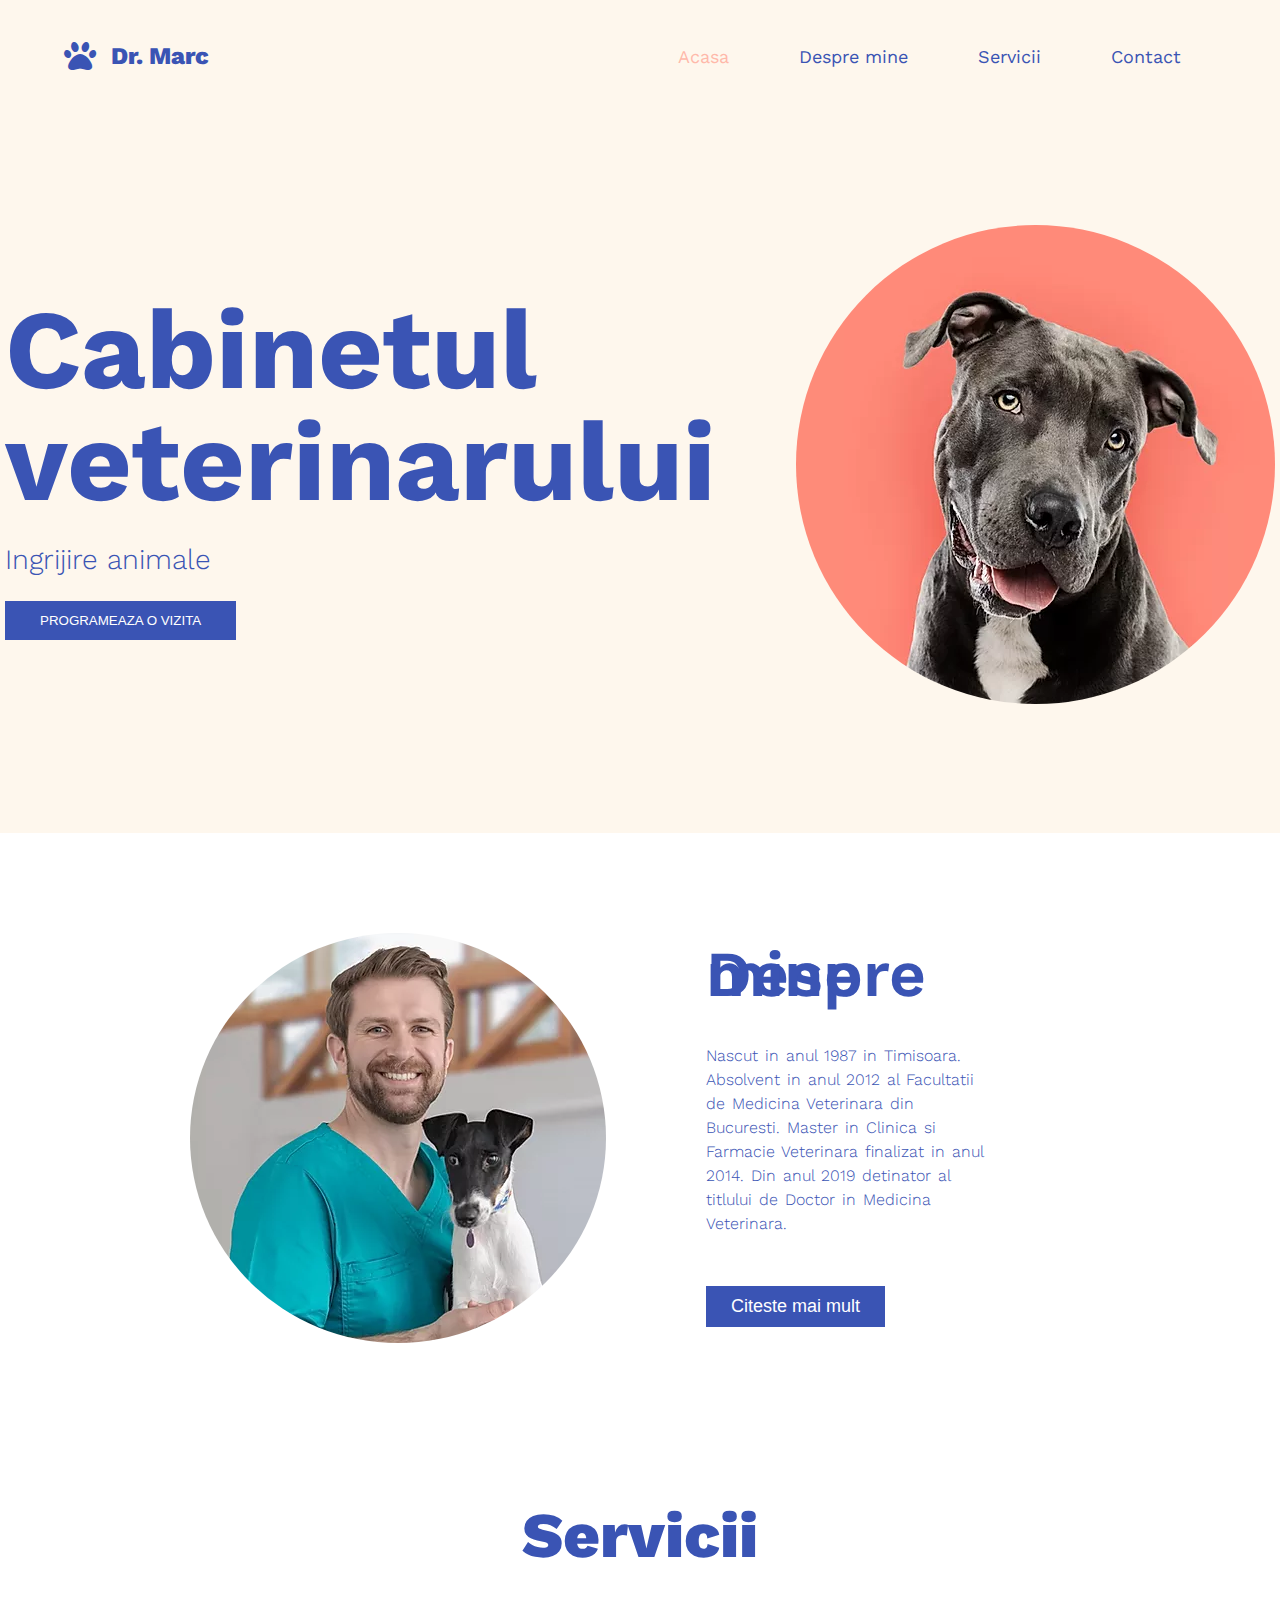
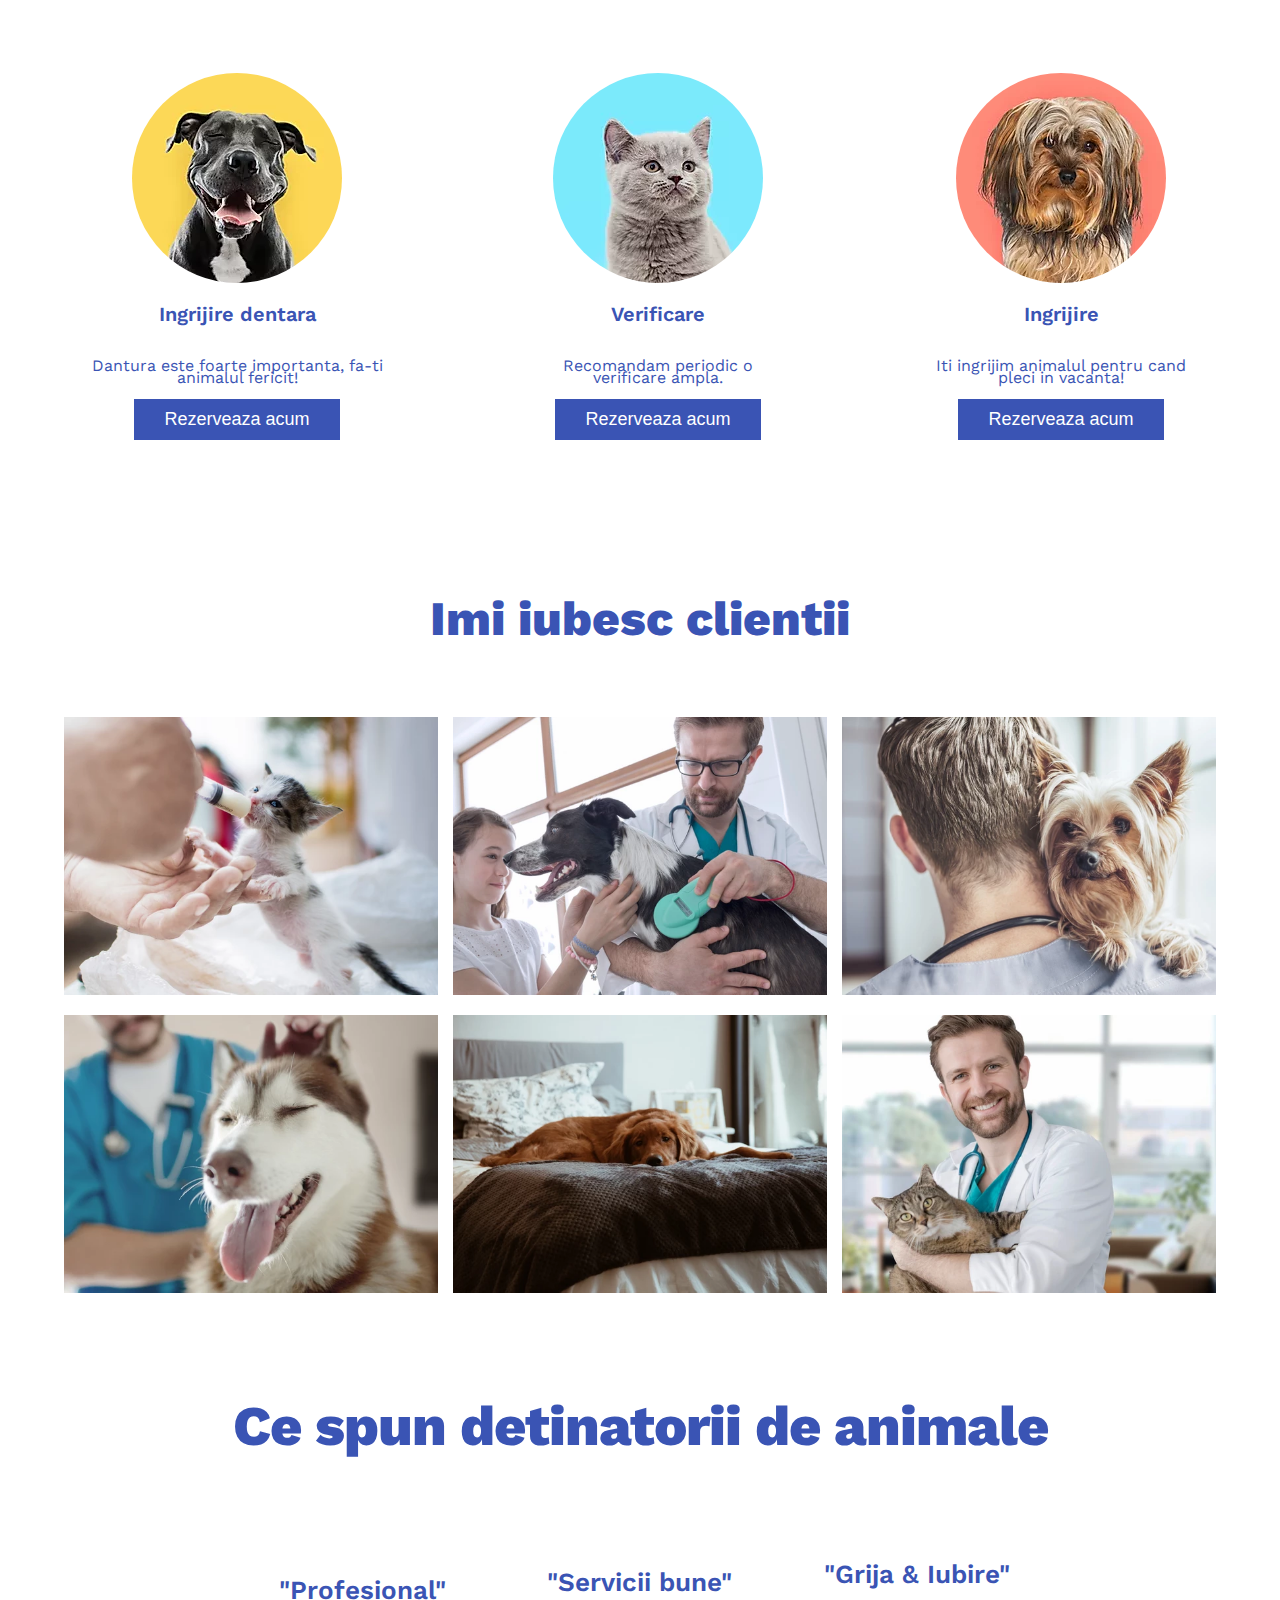
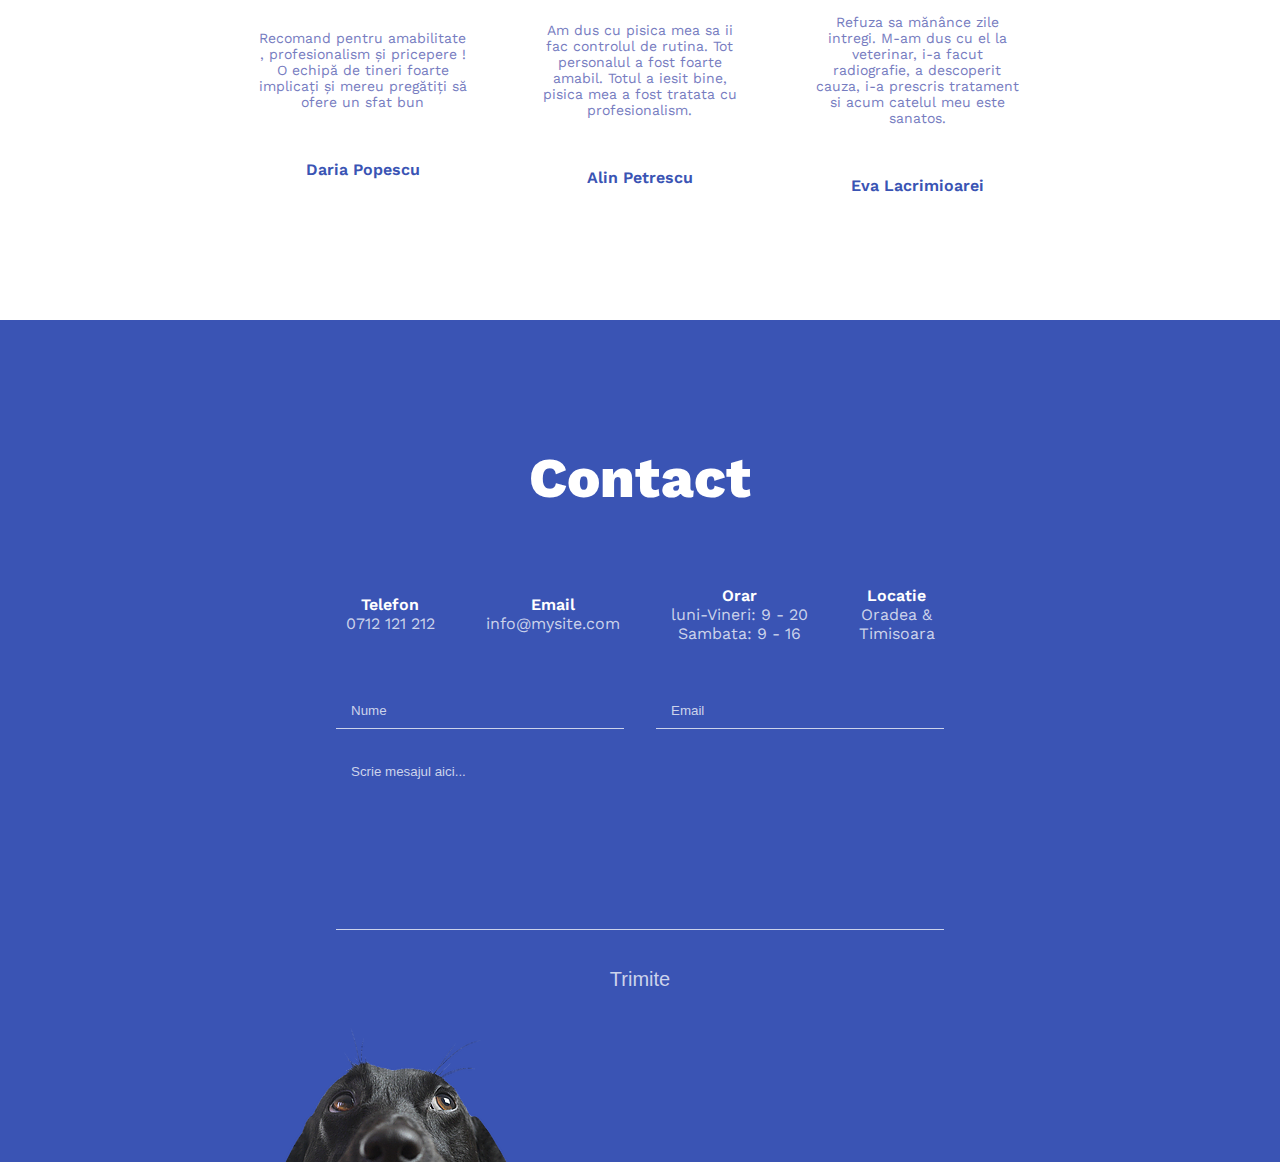
<file: index.html>
<!DOCTYPE html>
<html lang="en">
  <head>
    <meta charset="UTF-8" />
    <meta name="viewport" content="width=device-width, initial-scale=1.0" />
    <meta http-equiv="X-UA-Compatible" content="ie=edge" />
    <title>Document</title>
    <!-- CSS links -->
    <link rel="stylesheet" href="./Style/HeaderContact.css" />
    <link rel="stylesheet" href="./Style/HomePageDesign.css" />
    <!-- JS link -->
    <script src="./Scripts/Contact.js" defer></script>
    <script src="./Scripts/HomePage.js" defer></script>
    <!-- Font Awesome link -->
    <link
      rel="stylesheet"
      href="https://cdnjs.cloudflare.com/ajax/libs/font-awesome/5.13.0/css/all.min.css"
    />
    <!-- Google Fonts link -->
    <link
      href="https://fonts.googleapis.com/css2?family=Work+Sans:wght@300;400;500;600;800&display=swap"
      rel="stylesheet"
    />
  </head>
  <body>
    <!-- Header -->
    <div class="header-container">
      <div class="brand-container">
        <span class=""><i class="fas fa-paw fa-2x"></i></span>
        <a href="./index.html">Dr. Marc</a>
      </div>
      <div class="links-container">
        <div><a href="./index.html" class="active">Acasa</a></div>
        <div><a href="./Pages/DespreMine.html">Despre mine</a></div>
        <div><a href="./Pages/Servicii.html">Servicii</a></div>
        <div><a href="#">Contact</a></div>
      </div>
    </div>
    <!-- Header END -->

    <!-- PetCare -->
    <div class="petCare-container">
      <div class="petCare-information">
        <div>
          <h2>Cabinetul <br />veterinarului</h2>
          <p>Ingrijire animale</p>
          <button>programeaza o vizita</button>
        </div>
        <div>
          <img src="./Images/PetCare.jpg" alt="img" />
        </div>
      </div>
    </div>
    <!-- PetCare END -->

    <!-- AboutMe -->
    <div class="aboutMe-container">
      <div>
        <img src="./Images/AboutMe.jpg" alt="AboutMe" />
      </div>
      <div class="content-aboutMe">
        <p>Despre mine</p>
        <p>
          Nascut in anul 1987 in Timisoara. Absolvent in anul 2012 al Facultatii
          de Medicina Veterinara din Bucuresti. Master in Clinica si Farmacie
          Veterinara finalizat in anul 2014. Din anul 2019 detinator al titlului
          de Doctor in Medicina Veterinara.
        </p>
        <button>Citeste mai mult</button>
      </div>
    </div>
    <!-- AboutMe END-->

    <!-- Servicies Section -->
    <div class="services-container">
      <div class="title-services">
        <p>Servicii</p>
      </div>
      <div class="content-services">
        <div>
          <img src="./Images/DentalCare.jpg" alt="img" />
          <p class="title-item">Ingrijire dentara</p>
          <p>Dantura este foarte importanta, fa-ti animalul fericit!</p>
          <button class="rezerva">Rezerveaza acum</button>
        </div>
        <div>
          <img src="./Images/CheckUp.jpg" alt="img" />
          <p class="title-item">Verificare</p>
          <p>Recomandam periodic o verificare ampla.</p>
          <button class="rezerva">Rezerveaza acum</button>
        </div>
        <div>
          <img src="./Images/Grooming.jpg" alt="img" />
          <p class="title-item">Ingrijire</p>
          <p>Iti ingrijim animalul pentru cand pleci in vacanta!</p>
          <button class="rezerva">Rezerveaza acum</button>
        </div>
      </div>
    </div>
    <!-- Servicies Section END -->

    <!-- LoveMyClients Section -->
    <div class="loveMyClients-container">
      <div class="title-loveMyClients">
        <p>Imi iubesc clientii</p>
      </div>
      <div class="photos-loveMyClients">
        <img src="./Images/LoveMyClients-1.jpg" alt="img" />
        <img src="./Images/LoveMyClients-2.jpg" alt="img" />
        <img src="./Images/LoveMyClients-3.jpg" alt="img" />
        <img src="./Images/LoveMyClients-4.jpg" alt="img" />
        <img src="./Images/LoveMyClients-5.jpg" alt="img" />
        <img src="./Images/LoveMyClients-6.jpg" alt="img" />
      </div>
    </div>
    <!-- LoveMyClients Section END -->

    <!-- PetOwners Section -->
    <div class="PetOwners-container">
      <div class="PetOwners-title">
        <p>Ce spun detinatorii de animale</p>
      </div>
      <div class="PetOwners-content">
        <div>
          <p class="ContentTitle-PetOwners">"Profesional"</p>
          <p>
            Recomand pentru amabilitate , profesionalism și pricepere ! O echipă
            de tineri foarte implicați și mereu pregătiți să ofere un sfat bun
          </p>
          <p class="PetOwners-writer">Daria Popescu</p>
        </div>
        <div>
          <p class="ContentTitle-PetOwners">"Servicii bune"</p>
          <p>
            Am dus cu pisica mea sa ii fac controlul de rutina. Tot personalul
            a fost foarte amabil. Totul a iesit bine, pisica mea a
            fost tratata cu profesionalism.
          </p>
          <p class="PetOwners-writer">Alin Petrescu</p>
        </div>
        <div>
          <p class="ContentTitle-PetOwners">"Grija & Iubire"</p>
          <p>
            Refuza sa mănânce zile intregi. M-am dus cu el la veterinar, i-a
            facut radiografie, a descoperit cauza, i-a prescris tratament si
            acum catelul meu este sanatos.
          </p>
          <p class="PetOwners-writer">Eva Lacrimioarei</p>
        </div>
      </div>
    </div>
    <!-- PetOwners Section END -->

    <!-- Contact Section -->
    <div class="Contact-container" id="Contact">
      <div>
        <p class="Contact-title">Contact</p>
      </div>
      <div class="Contact-content">
        <div class="Contact-contentDetails">
          <div>
            <p class="Contact-subtitle">Telefon</p>
            <p>0712 121 212</p>
          </div>
          <div>
            <p class="Contact-subtitle">Email</p>
            <p>info@mysite.com</p>
          </div>
          <div>
            <p class="Contact-subtitle">Orar</p>
            <p>luni-Vineri: 9 - 20</p>
            <p>Sambata: 9 - 16</p>
          </div>
          <div>
            <p class="Contact-subtitle">Locatie</p>
            <p>Oradea &</p>
            <p>Timisoara</p>
          </div>
        </div>
        <div class="Contact-contentForm">
          <form action="" method="GET" class="ContactForm">
            <div class="Contact-UpInputs">
              <input type="text" name="Nume" placeholder="Nume" class="ContactForm-Name" />
              <input
                type="text"
                name="Email"
                placeholder="Email"
                class="ContactForm-Email"
              />
            </div>
            <div class="Contact-DownInput">
              <input type="text" name="Descriere" placeholder="Scrie mesajul aici..." />
            </div>
            <div class="Contact-Submit">
              <button>Trimite</button>
            </div>
          </form>
        </div>
      </div>
      <div class="Contact-img">
        <img src="./Images/ContactMe.jpg" alt="img" />
      </div>
    </div>
    <!-- Contact Section END -->
  </body>
</html>
</file>
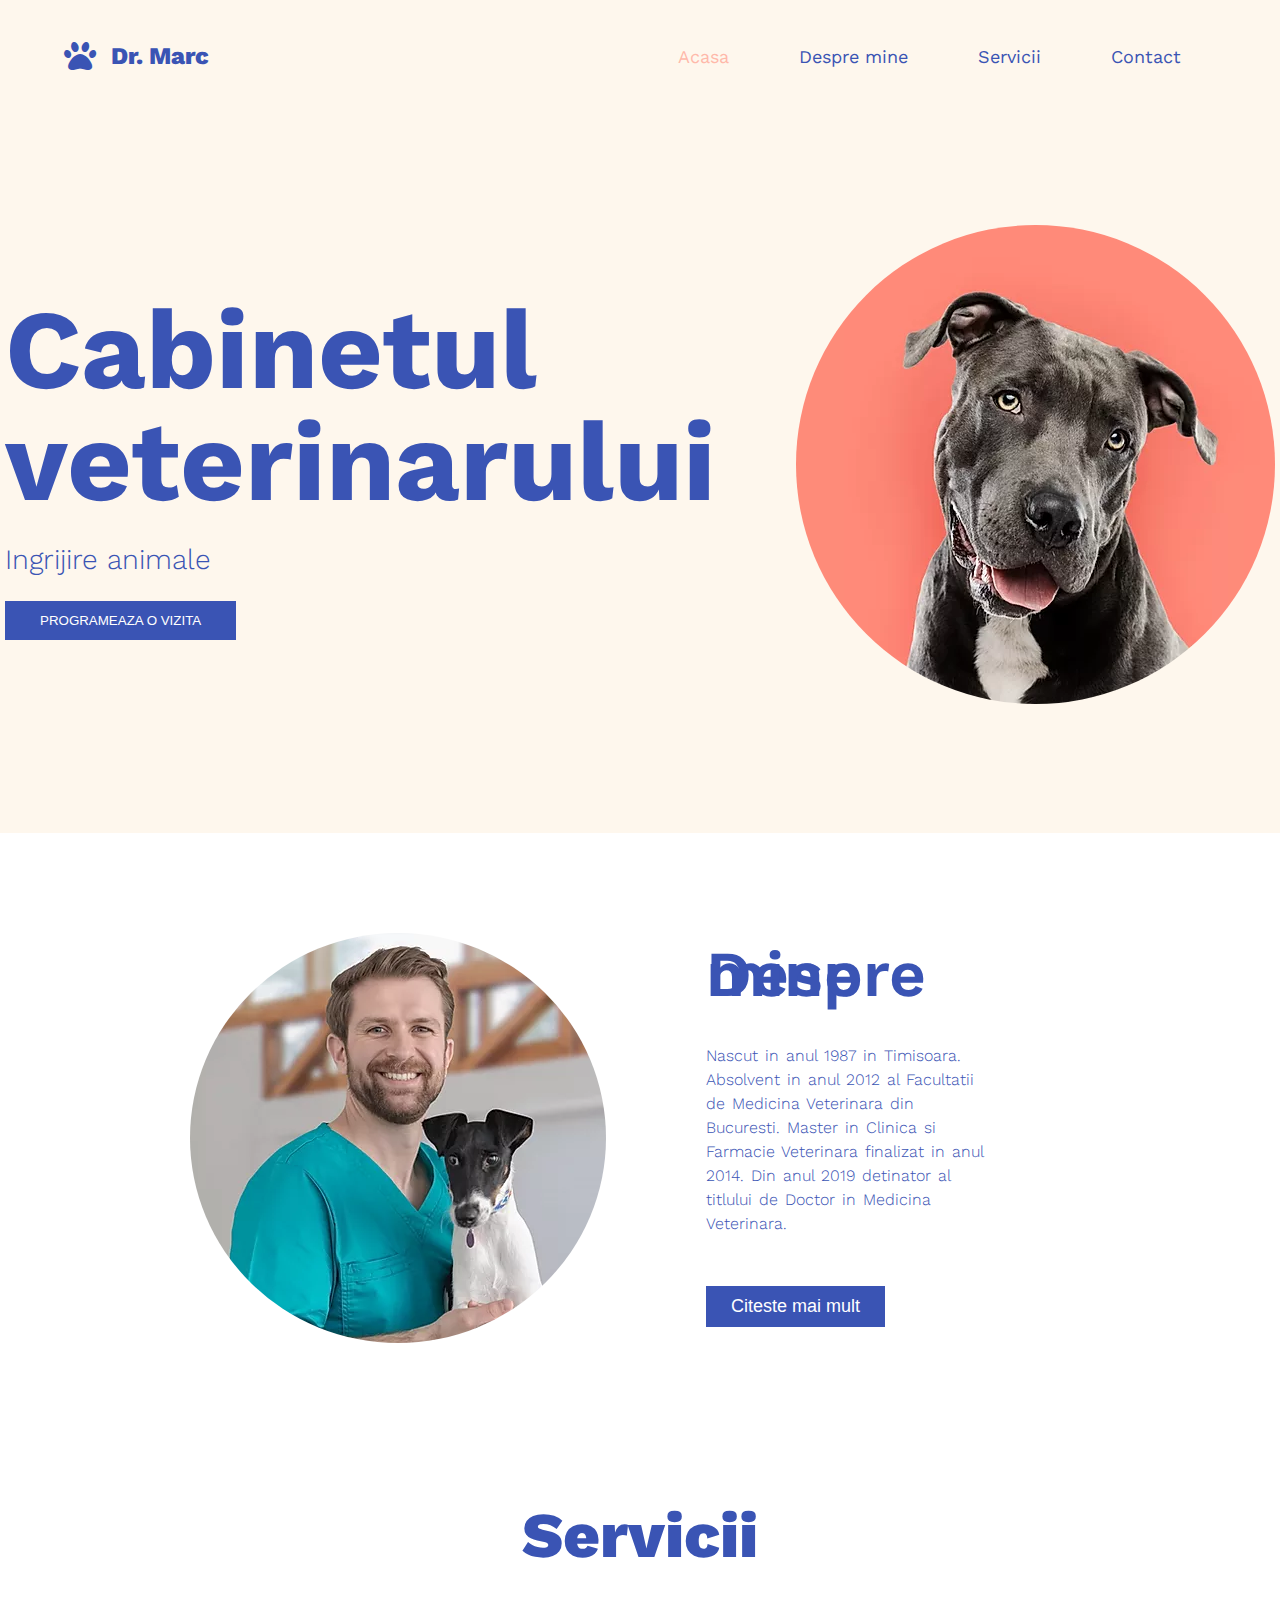
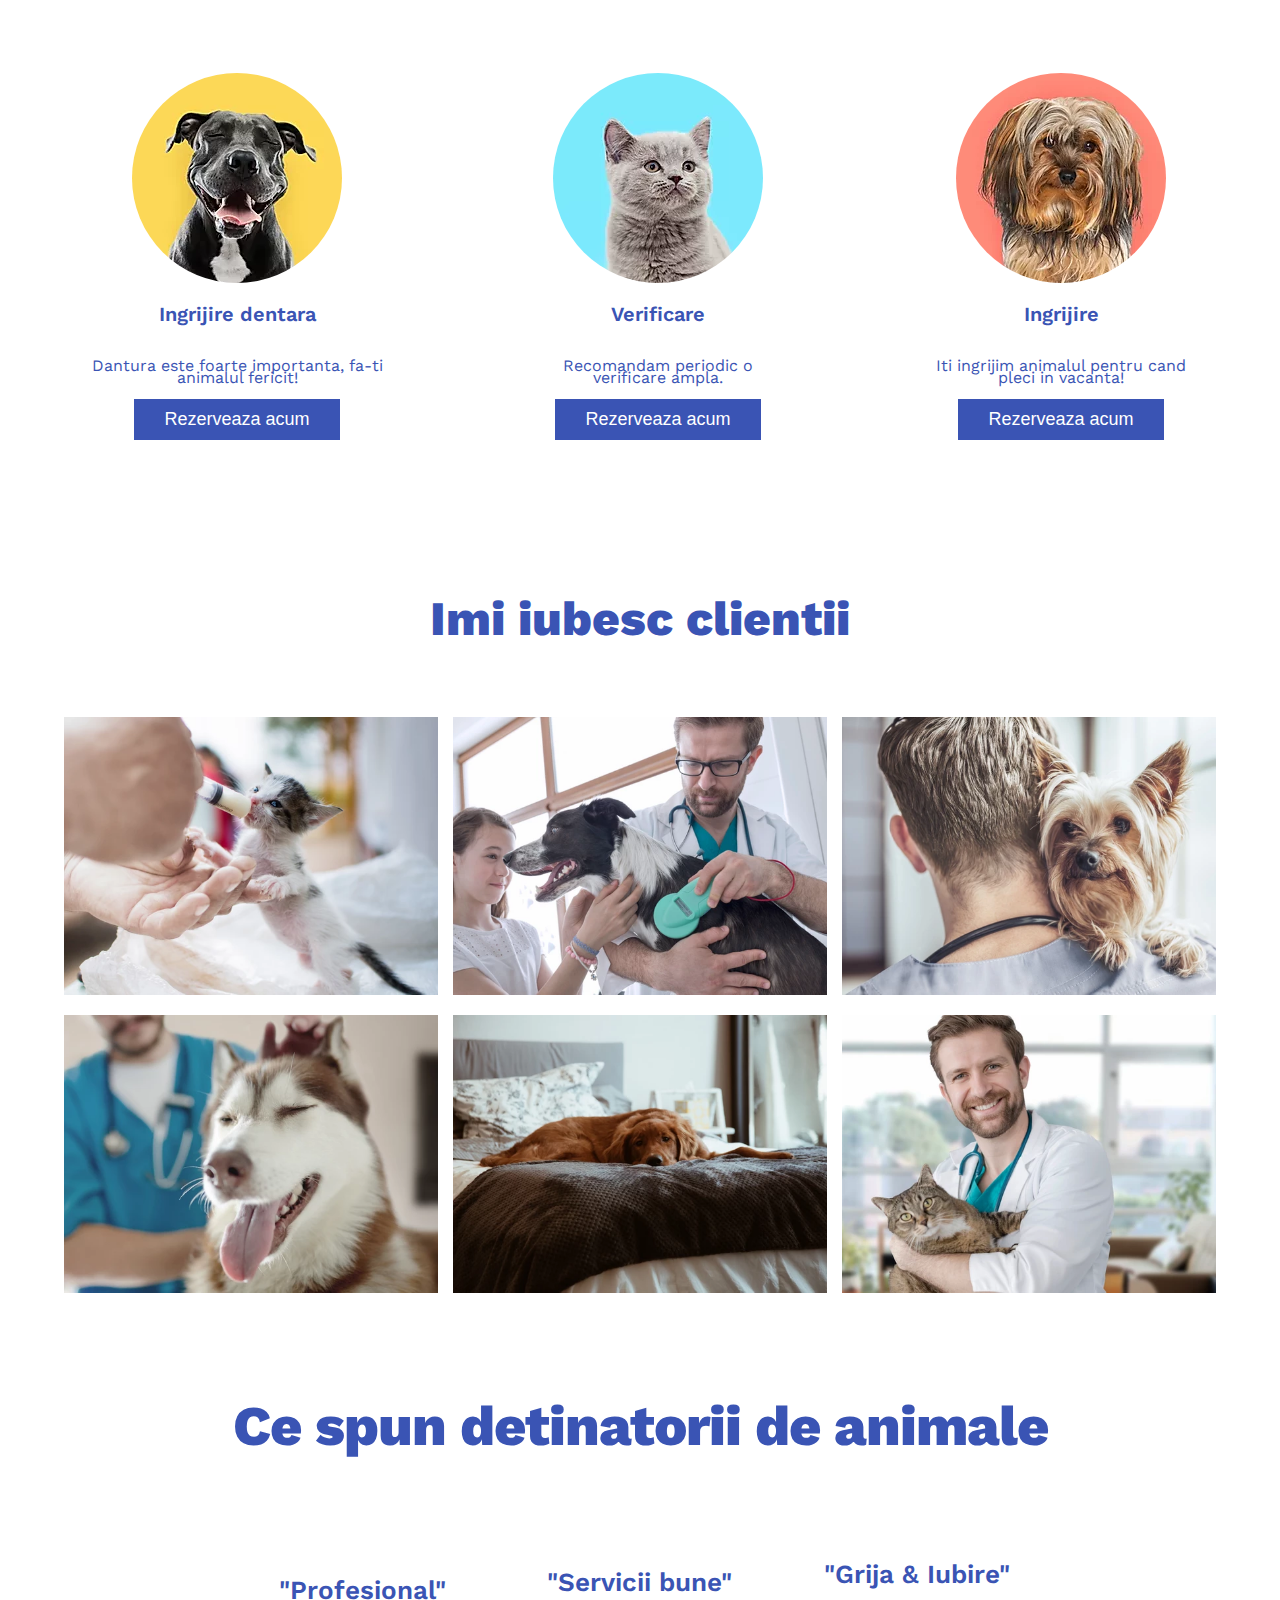
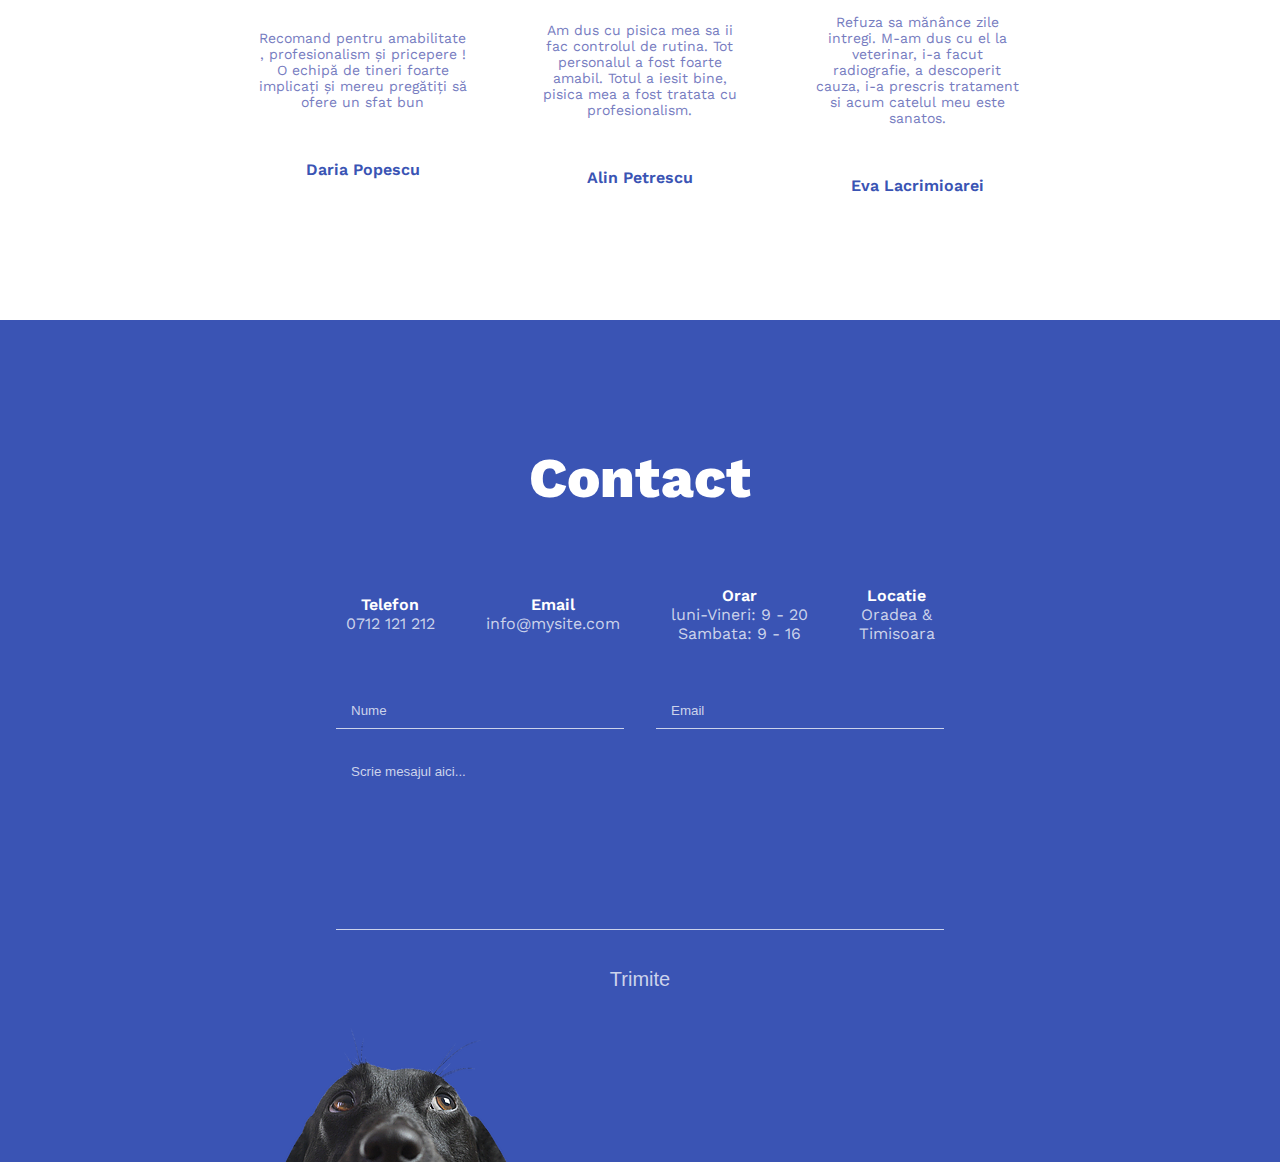
<file: Index/Acasa.html>
<!DOCTYPE html>
<html lang="en">
  <head>
    <meta charset="UTF-8" />
    <meta name="viewport" content="width=device-width, initial-scale=1.0" />
    <meta http-equiv="X-UA-Compatible" content="ie=edge" />
    <title>Document</title>
    <!-- CSS links -->
    <link rel="stylesheet" href="../Style/HeaderContact.css" />
    <link rel="stylesheet" href="../Style/HomePageDesign.css" />
    <!-- JS link -->
    <script src="../Scripts/Contact.js" defer></script>
    <script src="../Scripts/HomePage.js" defer></script>
    <!-- Font Awesome link -->
    <link
      rel="stylesheet"
      href="https://cdnjs.cloudflare.com/ajax/libs/font-awesome/5.13.0/css/all.min.css"
    />
    <!-- Google Fonts link -->
    <link
      href="https://fonts.googleapis.com/css2?family=Work+Sans:wght@300;400;500;600;800&display=swap"
      rel="stylesheet"
    />
  </head>
  <body>
    <!-- Header -->
    <div class="header-container">
      <div class="brand-container">
        <span class=""><i class="fas fa-paw fa-2x"></i></span>
        <a href="Acasa.html">Dr. Marc</a>
      </div>
      <div class="links-container">
        <div><a href="Acasa.html" class="active">Acasa</a></div>
        <div><a href="DespreMine.html">Despre mine</a></div>
        <div><a href="Servicii.html">Servicii</a></div>
        <div><a href="#">Contact</a></div>
      </div>
    </div>
    <!-- Header END -->

    <!-- PetCare -->
    <div class="petCare-container">
      <div class="petCare-information">
        <div>
          <h2>Cabinetul <br />veterinarului</h2>
          <p>Ingrijire animale</p>
          <button>programeaza o vizita</button>
        </div>
        <div>
          <img src="../Images/PetCare.jpg" alt="img" />
        </div>
      </div>
    </div>
    <!-- PetCare END -->

    <!-- AboutMe -->
    <div class="aboutMe-container">
      <div>
        <img src="../Images/AboutMe.jpg" alt="AboutMe" />
      </div>
      <div class="content-aboutMe">
        <p>Despre mine</p>
        <p>
          Nascut in anul 1987 in Timisoara. Absolvent in anul 2012 al Facultatii
          de Medicina Veterinara din Bucuresti. Master in Clinica si Farmacie
          Veterinara finalizat in anul 2014. Din anul 2019 detinator al titlului
          de Doctor in Medicina Veterinara.
        </p>
        <button>Citeste mai mult</button>
      </div>
    </div>
    <!-- AboutMe END-->

    <!-- Servicies Section -->
    <div class="services-container">
      <div class="title-services">
        <p>Servicii</p>
      </div>
      <div class="content-services">
        <div>
          <img src="../Images/DentalCare.jpg" alt="img" />
          <p class="title-item">Ingrijire dentara</p>
          <p>Dantura este foarte importanta, fa-ti animalul fericit!</p>
          <button class="rezerva">Rezerveaza acum</button>
        </div>
        <div>
          <img src="../Images/CheckUp.jpg" alt="img" />
          <p class="title-item">Verificare</p>
          <p>Recomandam periodic o verificare ampla.</p>
          <button class="rezerva">Rezerveaza acum</button>
        </div>
        <div>
          <img src="../Images/Grooming.jpg" alt="img" />
          <p class="title-item">Ingrijire</p>
          <p>Iti ingrijim animalul pentru cand pleci in vacanta!</p>
          <button class="rezerva">Rezerveaza acum</button>
        </div>
      </div>
    </div>
    <!-- Servicies Section END -->

    <!-- LoveMyClients Section -->
    <div class="loveMyClients-container">
      <div class="title-loveMyClients">
        <p>Imi iubesc clientii</p>
      </div>
      <div class="photos-loveMyClients">
        <img src="../Images/LoveMyClients-1.jpg" alt="img" />
        <img src="../Images/LoveMyClients-2.jpg" alt="img" />
        <img src="../Images/LoveMyClients-3.jpg" alt="img" />
        <img src="../Images/LoveMyClients-4.jpg" alt="img" />
        <img src="../Images/LoveMyClients-5.jpg" alt="img" />
        <img src="../Images/LoveMyClients-6.jpg" alt="img" />
      </div>
    </div>
    <!-- LoveMyClients Section END -->

    <!-- PetOwners Section -->
    <div class="PetOwners-container">
      <div class="PetOwners-title">
        <p>Ce spun detinatorii de animale</p>
      </div>
      <div class="PetOwners-content">
        <div>
          <p class="ContentTitle-PetOwners">"Profesional"</p>
          <p>
            Recomand pentru amabilitate , profesionalism și pricepere ! O echipă
            de tineri foarte implicați și mereu pregătiți să ofere un sfat bun
          </p>
          <p class="PetOwners-writer">Daria Popescu</p>
        </div>
        <div>
          <p class="ContentTitle-PetOwners">"Servicii bune"</p>
          <p>
            Am dus cu pisica mea sa ii fac controlul de rutina. Tot personalul
            a fost foarte amabil. Totul a iesit bine, pisica mea a
            fost tratata cu profesionalism.
          </p>
          <p class="PetOwners-writer">Alin Petrescu</p>
        </div>
        <div>
          <p class="ContentTitle-PetOwners">"Grija & Iubire"</p>
          <p>
            Refuza sa mănânce zile intregi. M-am dus cu el la veterinar, i-a
            facut radiografie, a descoperit cauza, i-a prescris tratament si
            acum catelul meu este sanatos.
          </p>
          <p class="PetOwners-writer">Eva Lacrimioarei</p>
        </div>
      </div>
    </div>
    <!-- PetOwners Section END -->

    <!-- Contact Section -->
    <div class="Contact-container" id="Contact">
      <div>
        <p class="Contact-title">Contact</p>
      </div>
      <div class="Contact-content">
        <div class="Contact-contentDetails">
          <div>
            <p class="Contact-subtitle">Telefon</p>
            <p>0712 121 212</p>
          </div>
          <div>
            <p class="Contact-subtitle">Email</p>
            <p>info@mysite.com</p>
          </div>
          <div>
            <p class="Contact-subtitle">Orar</p>
            <p>luni-Vineri: 9 - 20</p>
            <p>Sambata: 9 - 16</p>
          </div>
          <div>
            <p class="Contact-subtitle">Locatie</p>
            <p>Oradea &</p>
            <p>Timisoara</p>
          </div>
        </div>
        <div class="Contact-contentForm">
          <form action="" method="GET" class="ContactForm">
            <div class="Contact-UpInputs">
              <input type="text" name="Nume" placeholder="Nume" class="ContactForm-Name" />
              <input
                type="text"
                name="Email"
                placeholder="Email"
                class="ContactForm-Email"
              />
            </div>
            <div class="Contact-DownInput">
              <input type="text" name="Descriere" placeholder="Scrie mesajul aici..." />
            </div>
            <div class="Contact-Submit">
              <button>Trimite</button>
            </div>
          </form>
        </div>
      </div>
      <div class="Contact-img">
        <img src="../Images/ContactMe.jpg" alt="img" />
      </div>
    </div>
    <!-- Contact Section END -->
  </body>
</html>
</file>
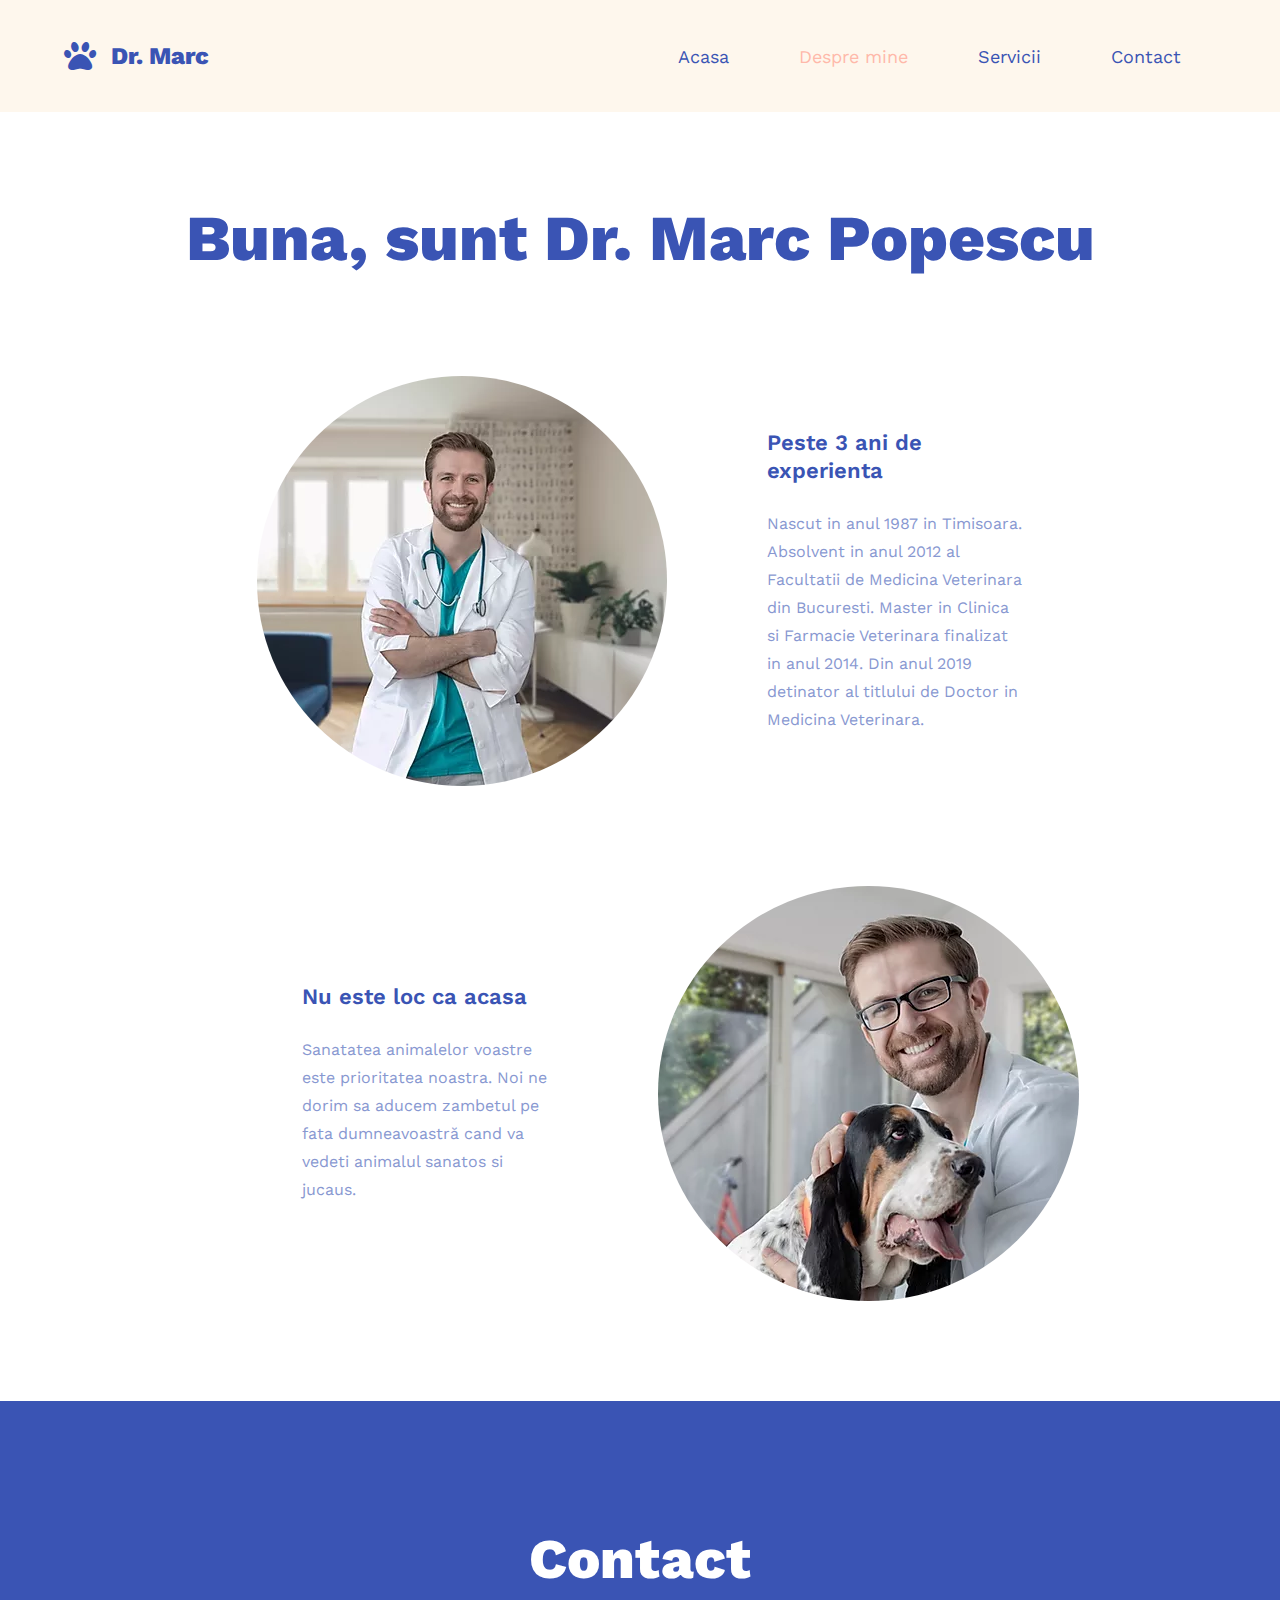
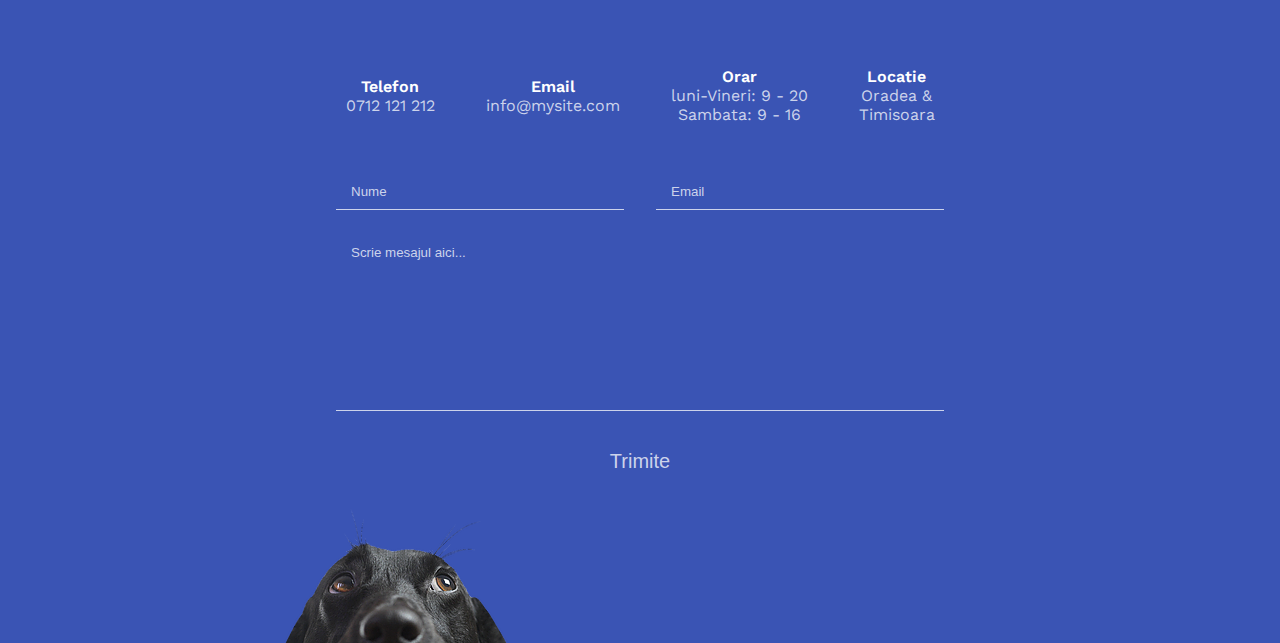
<file: Index/DespreMine.html>
<!DOCTYPE html>
<html lang="en">
  <head>
    <meta charset="UTF-8" />
    <meta name="viewport" content="width=device-width, initial-scale=1.0" />
    <meta http-equiv="X-UA-Compatible" content="ie=edge" />
    <title>Document</title>
    <!-- CSS links -->
    <link rel="stylesheet" href="../Style/HeaderContact.css" />
    <link rel="stylesheet" href="../Style/AboutMeDesign.css" />
    <!-- JS link -->
    <script src="../Scripts/Contact.js" defer></script>
    <!-- Font Awesome link -->
    <link
      rel="stylesheet"
      href="https://cdnjs.cloudflare.com/ajax/libs/font-awesome/5.13.0/css/all.min.css"
    />
    <!-- Google Fonts link -->
    <link
      href="https://fonts.googleapis.com/css2?family=Work+Sans:wght@300;400;500;600;800&display=swap"
      rel="stylesheet"
    />
  </head>
  <body>
    <!-- Header -->
    <div class="header-container">
      <div class="brand-container">
        <span class=""><i class="fas fa-paw fa-2x"></i></span>
        <a href="Acasa.html">Dr. Marc</a>
      </div>
      <div class="links-container">
        <div><a href="Acasa.html">Acasa</a></div>
        <div><a href="DespreMine.html" class="active">Despre mine</a></div>
        <div><a href="Servicii.html">Servicii</a></div>
        <div><a href="#">Contact</a></div>
      </div>
    </div>
    <!-- Header END -->

    <!-- AboutMe -->
    <div class="aboutMe-containerPage">
      <div class="aboutMe-Title">
        <p>Buna, sunt Dr. Marc Popescu</p>
      </div>
      <div class="content-AboutMe">
        <img src="../Images/AboutMe-1.jpg" alt="AboutMe" />
        <div class="NewContent-aboutMe">
          <p>Peste 3 ani de experienta</p>
          <p>
            Nascut in anul 1987 in Timisoara. Absolvent in anul 2012 al
            Facultatii de Medicina Veterinara din Bucuresti. Master in Clinica
            si Farmacie Veterinara finalizat in anul 2014. Din anul 2019
            detinator al titlului de Doctor in Medicina Veterinara.
          </p>
        </div>
      </div>
      <div class="content-AboutMe">
        <img src="../Images/AboutMe-2.jpg" alt="AboutMe" />
        <div class="NewContent-aboutMe LastAboutMe">
          <p>Nu este loc ca acasa</p>
          <p>
            Sanatatea animalelor voastre este prioritatea noastra. Noi ne dorim
            sa aducem zambetul pe fata dumneavoastră cand va vedeti animalul
            sanatos si jucaus.
          </p>
        </div>
      </div>
    </div>
    <!-- AboutMe END-->

    <!-- Contact Section -->
    <div class="Contact-container" id="Contact">
      <div>
        <p class="Contact-title">Contact</p>
      </div>
      <div class="Contact-content">
        <div class="Contact-contentDetails">
          <div>
            <p class="Contact-subtitle">Telefon</p>
            <p>0712 121 212</p>
          </div>
          <div>
            <p class="Contact-subtitle">Email</p>
            <p>info@mysite.com</p>
          </div>
          <div>
            <p class="Contact-subtitle">Orar</p>
            <p>luni-Vineri: 9 - 20</p>
            <p>Sambata: 9 - 16</p>
          </div>
          <div>
            <p class="Contact-subtitle">Locatie</p>
            <p>Oradea &</p>
            <p>Timisoara</p>
          </div>
        </div>
        <div class="Contact-contentForm">
          <form action="" method="GET" class="ContactForm">
            <div class="Contact-UpInputs">
              <input type="text" name="Nume" placeholder="Nume" class="ContactForm-Name" />
              <input
                type="text"
                name="Email"
                placeholder="Email"
                class="ContactForm-Email"
              />
            </div>
            <div class="Contact-DownInput">
              <input type="text" name="Descriere" placeholder="Scrie mesajul aici..." />
            </div>
            <div class="Contact-Submit">
              <button>Trimite</button>
            </div>
          </form>
        </div>
      </div>
      <div class="Contact-img">
        <img src="../Images/ContactMe.jpg" alt="img" />
      </div>
    </div>
    <!-- Contact Section END -->
  </body>
</html>
</file>
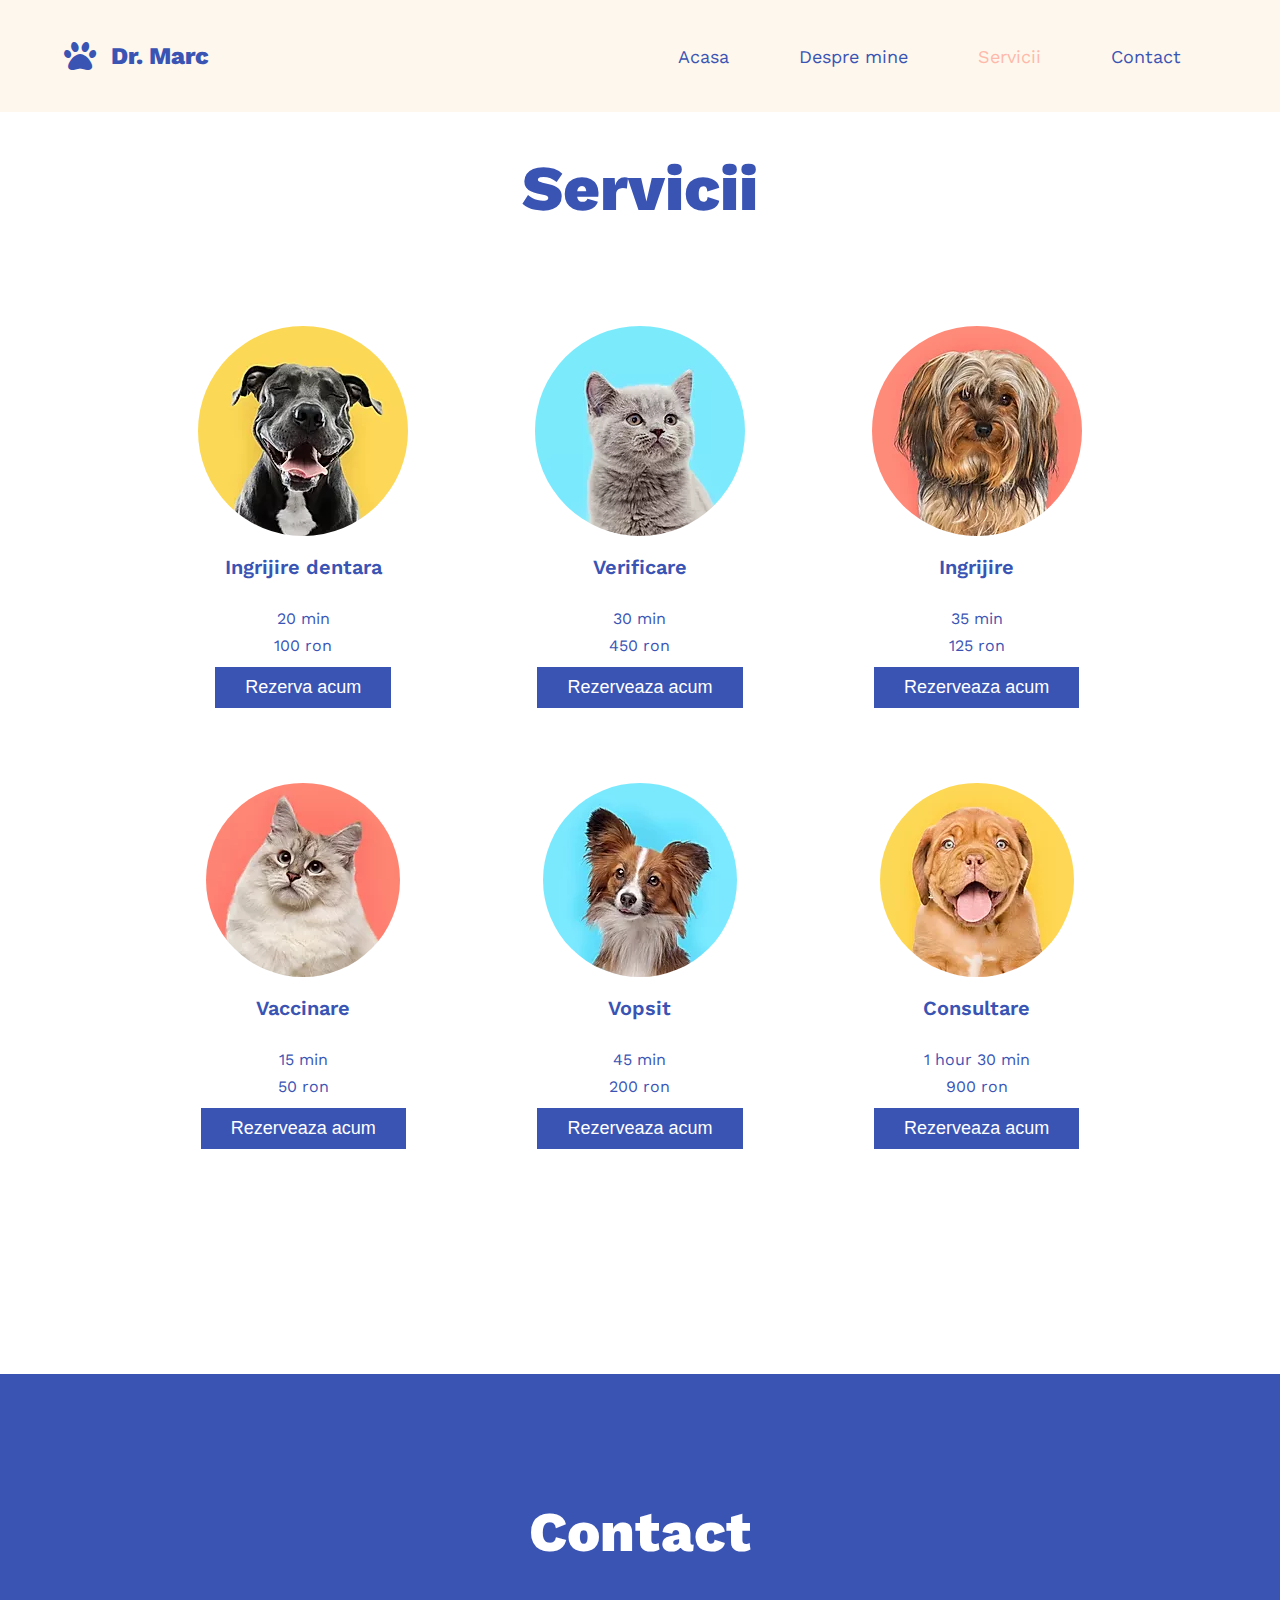
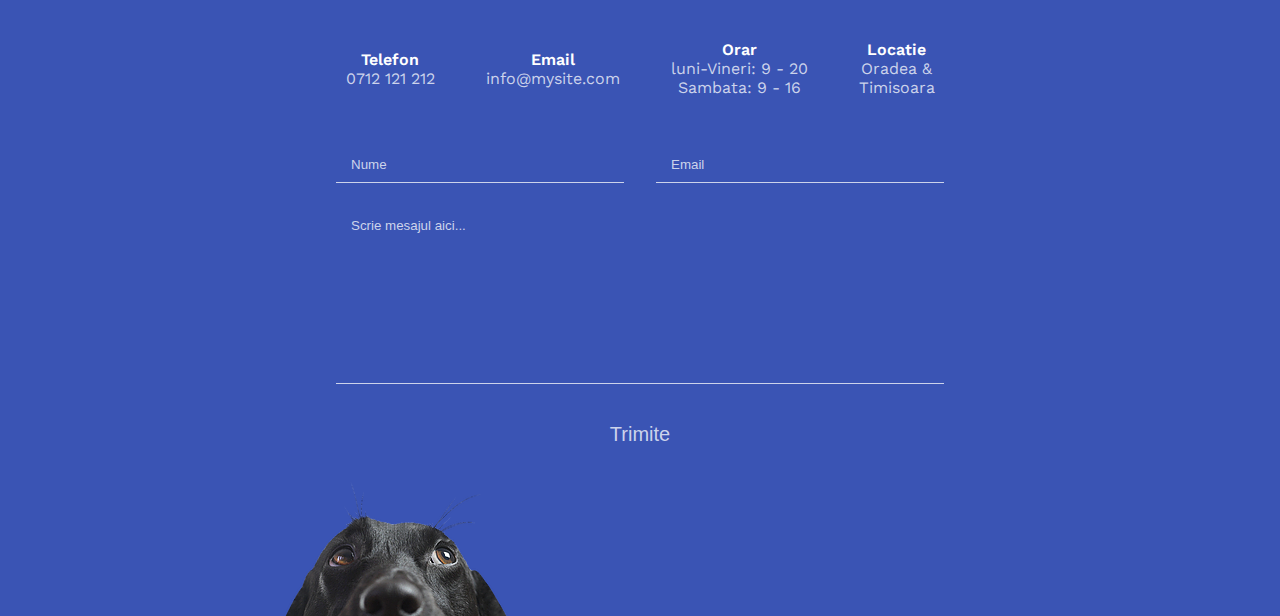
<file: Index/Servicii.html>
<!DOCTYPE html>
<html lang="en">
  <head>
    <meta charset="UTF-8" />
    <meta name="viewport" content="width=device-width, initial-scale=1.0" />
    <meta http-equiv="X-UA-Compatible" content="ie=edge" />
    <title>Document</title>
    <!-- CSS links -->
    <link rel="stylesheet" href="../Style/HeaderContact.css" />
    <link rel="stylesheet" href="../Style/HomePageDesign.css" />
    <!-- JS link -->
    <script src="../Scripts/Contact.js" defer></script>
    <script src="../Scripts/Servicii.js" defer></script>
    <!-- Font Awesome link -->
    <link
      rel="stylesheet"
      href="https://cdnjs.cloudflare.com/ajax/libs/font-awesome/5.13.0/css/all.min.css"
    />
    <!-- Google Fonts link -->
    <link
      href="https://fonts.googleapis.com/css2?family=Work+Sans:wght@300;400;500;600;800&display=swap"
      rel="stylesheet"
    />
    <style>
      .services-container .newStyle {
        width: 75%;
        margin-bottom: 75px;
        justify-content: space-around;
        align-items: center;
      }
    </style>
  </head>
  <body>
    <!-- Header -->
    <div class="header-container">
      <div class="brand-container">
        <span class=""><i class="fas fa-paw fa-2x"></i></span>
        <a href="Acasa.html">Dr. Marc</a>
      </div>
      <div class="links-container">
        <div><a href="Acasa.html">Acasa</a></div>
        <div><a href="DespreMine.html">Despre mine</a></div>
        <div><a href="Servicii.html" class="active">Servicii</a></div>
        <div><a href="#">Contact</a></div>
      </div>
    </div>
    <!-- Header END -->

    <!-- Servicies Section -->
    <div class="services-container">
      <div class="title-services">
        <p>Servicii</p>
      </div>
      <div class="content-services newStyle">
        <div>
          <img src="../Images/DentalCare.jpg" alt="img" />
          <p class="title-item">Ingrijire dentara</p>
          <p>20 min</p>
          <p>100 ron</p>

          <button>Rezerva acum</button>
        </div>
        <div>
          <img src="../Images/CheckUp.jpg" alt="img" />
          <p class="title-item">Verificare</p>
          <p>30 min</p>
          <p>450 ron</p>
          <button>Rezerveaza acum</button>
        </div>
        <div>
          <img src="../Images/Grooming.jpg" alt="img" />
          <p class="title-item">Ingrijire</p>
          <p>35 min</p>
          <p>125 ron</p>
          <button>Rezerveaza acum</button>
        </div>
      </div>
      <div class="content-services newStyle">
        <div>
          <img src="../Images/Vaccination.jpg" alt="img" />
          <p class="title-item">Vaccinare</p>
          <p>15 min</p>
          <p>50 ron</p>
          <button>Rezerveaza acum</button>
        </div>
        <div>
          <img src="../Images/PainManagement.jpg" alt="img" />
          <p class="title-item">Vopsit</p>
          <p>45 min</p>
          <p>200 ron</p>
          <button>Rezerveaza acum</button>
        </div>
        <div>
          <img src="../Images/Consultaion.jpg" alt="img" />
          <p class="title-item">Consultare</p>
          <p>1 hour 30 min</p>
          <p>900 ron</p>
          <button>Rezerveaza acum</button>
        </div>
      </div>
    </div>
    <!-- Servicies Section END -->

    <!-- Contact Section -->
    <div class="Contact-container" id="Contact">
      <div>
        <p class="Contact-title">Contact</p>
      </div>
      <div class="Contact-content">
        <div class="Contact-contentDetails">
          <div>
            <p class="Contact-subtitle">Telefon</p>
            <p>0712 121 212</p>
          </div>
          <div>
            <p class="Contact-subtitle">Email</p>
            <p>info@mysite.com</p>
          </div>
          <div>
            <p class="Contact-subtitle">Orar</p>
            <p>luni-Vineri: 9 - 20</p>
            <p>Sambata: 9 - 16</p>
          </div>
          <div>
            <p class="Contact-subtitle">Locatie</p>
            <p>Oradea &</p>
            <p>Timisoara</p>
          </div>
        </div>
        <div class="Contact-contentForm">
          <form action="../Php/form.php" method="POST" class="ContactForm">
            <div class="Contact-UpInputs">
              <input type="text" name="Nume" placeholder="Nume" class="ContactForm-Name" />
              <input
                type="text"
                name="Email"
                placeholder="Email"
                class="ContactForm-Email"
              />
            </div>
            <div class="Contact-DownInput">
              <input type="text" name="Descriere" placeholder="Scrie mesajul aici..." />
            </div>
            <div class="Contact-Submit">
              <button>Trimite</button>
            </div>
          </form>
        </div>
      </div>
      <div class="Contact-img">
        <img src="../Images/ContactMe.jpg" alt="img" />
      </div>
    </div>
    <!-- Contact Section END -->

  </body>
</html>
</file>
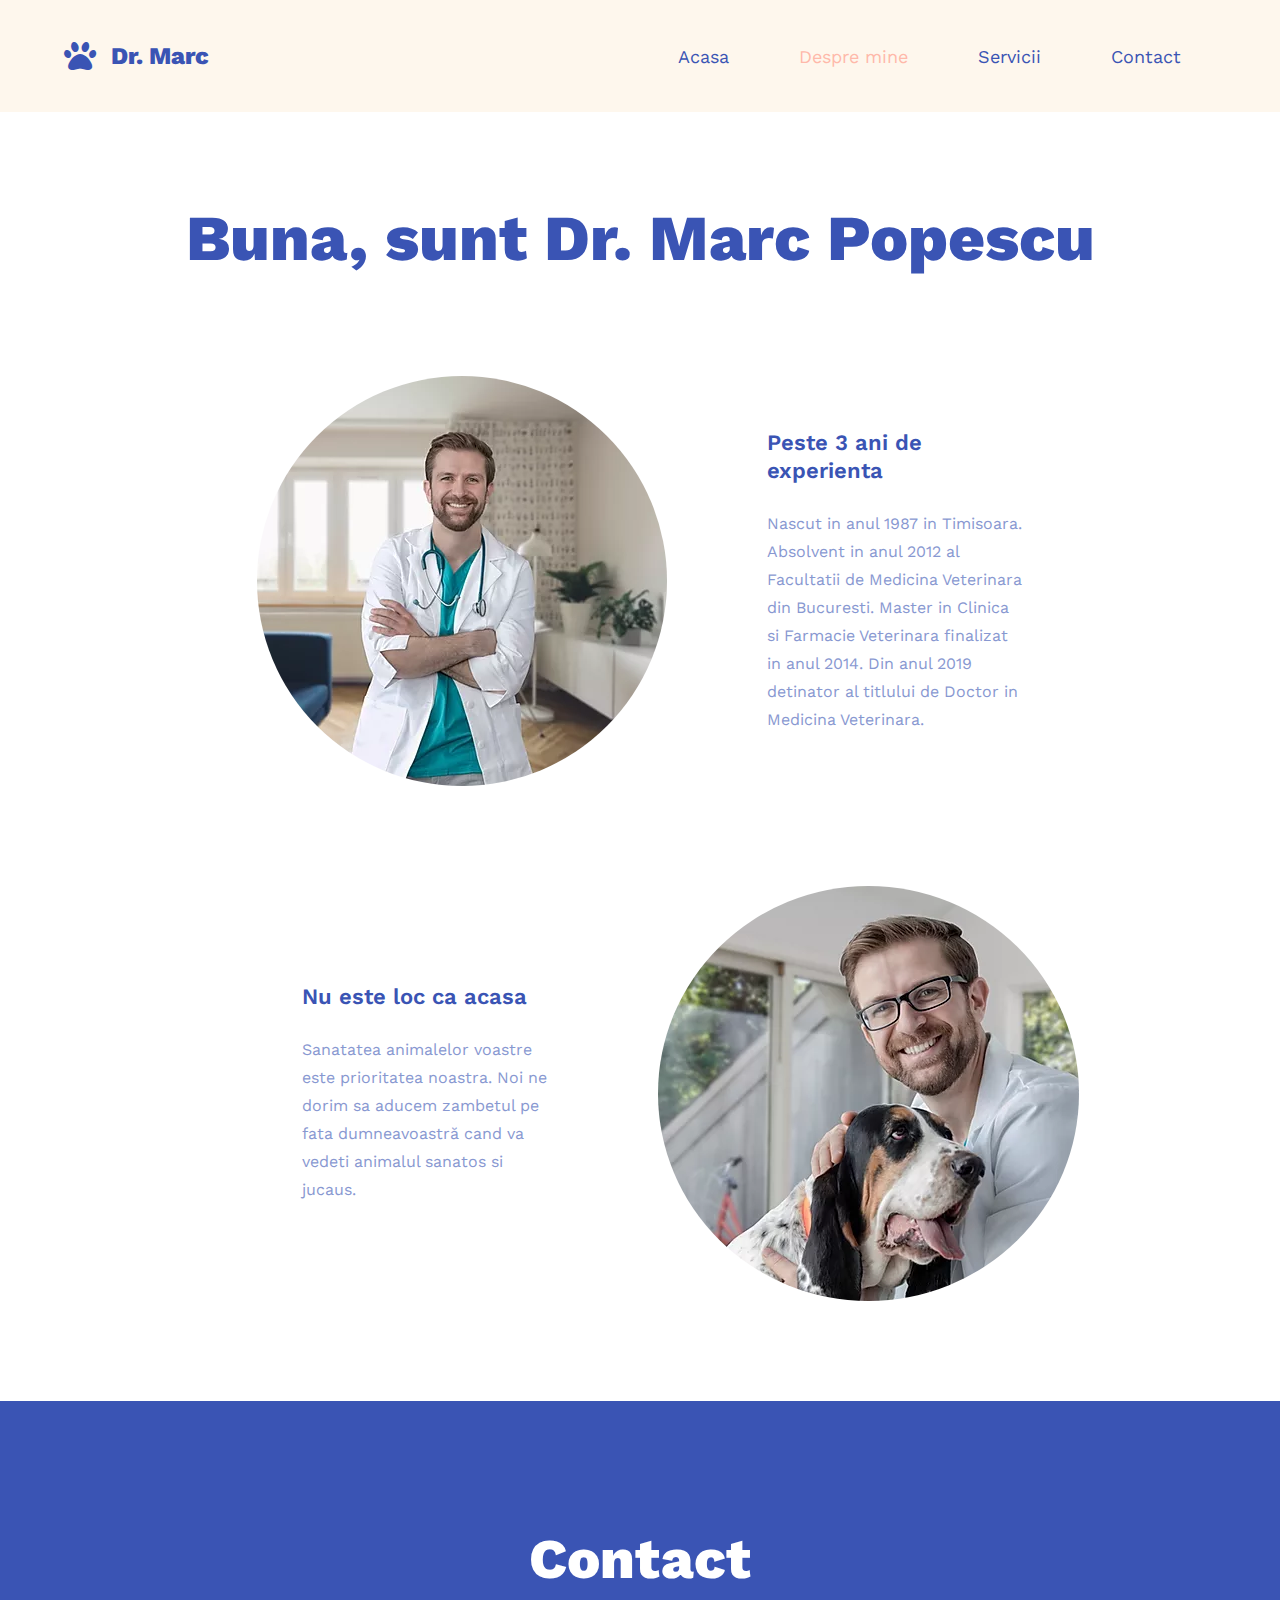
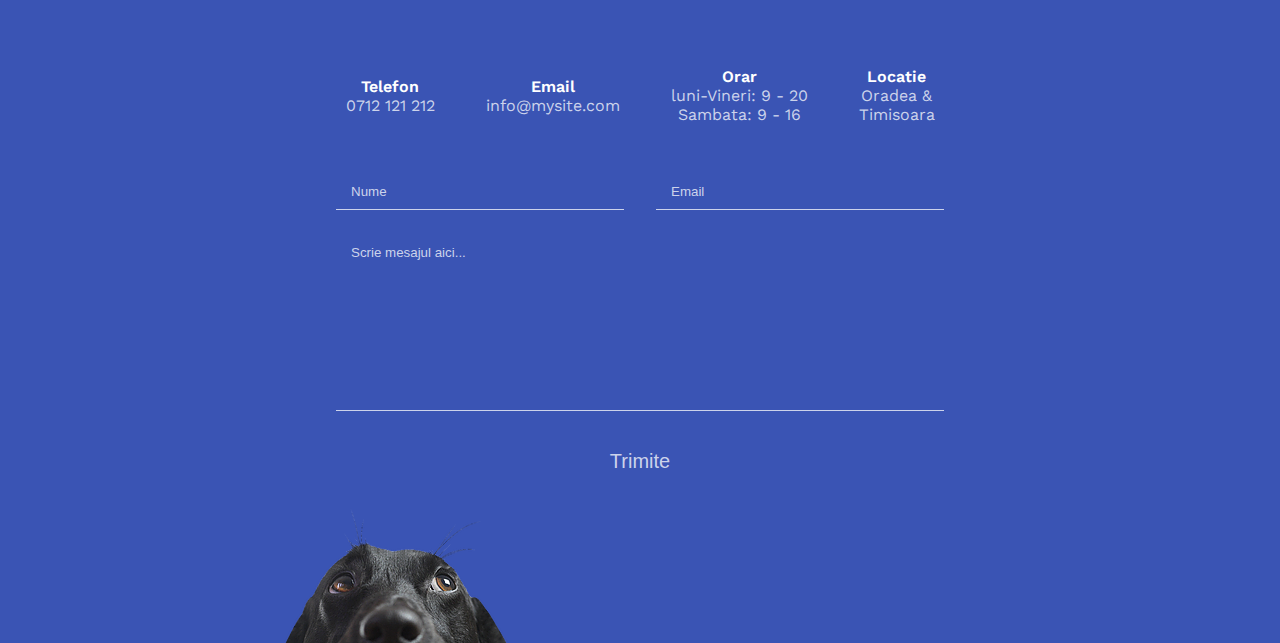
<file: Pages/DespreMine.html>
<!DOCTYPE html>
<html lang="en">
  <head>
    <meta charset="UTF-8" />
    <meta name="viewport" content="width=device-width, initial-scale=1.0" />
    <meta http-equiv="X-UA-Compatible" content="ie=edge" />
    <title>Despre mine</title>
    <!-- CSS links -->
    <link rel="stylesheet" href="../Style/HeaderContact.css" />
    <link rel="stylesheet" href="../Style/AboutMeDesign.css" />
    <!-- JS link -->
    <script src="../Scripts/Contact.js" defer></script>
    <!-- Font Awesome link -->
    <link
      rel="stylesheet"
      href="https://cdnjs.cloudflare.com/ajax/libs/font-awesome/5.13.0/css/all.min.css"
    />
    <!-- Google Fonts link -->
    <link
      href="https://fonts.googleapis.com/css2?family=Work+Sans:wght@300;400;500;600;800&display=swap"
      rel="stylesheet"
    />
  </head>
  <body>
    <!-- Header -->
    <div class="header-container">
      <div class="brand-container">
        <span class=""><i class="fas fa-paw fa-2x"></i></span>
        <a href="../index.html">Dr. Marc</a>
      </div>
      <div class="links-container">
        <div><a href="../index.html">Acasa</a></div>
        <div><a href="DespreMine.html" class="active">Despre mine</a></div>
        <div><a href="Servicii.html">Servicii</a></div>
        <div><a href="#">Contact</a></div>
      </div>
    </div>
    <!-- Header END -->

    <!-- AboutMe -->
    <div class="aboutMe-containerPage">
      <div class="aboutMe-Title">
        <p>Buna, sunt Dr. Marc Popescu</p>
      </div>
      <div class="content-AboutMe">
        <img src="../Images/AboutMe-1.jpg" alt="AboutMe" />
        <div class="NewContent-aboutMe">
          <p>Peste 3 ani de experienta</p>
          <p>
            Nascut in anul 1987 in Timisoara. Absolvent in anul 2012 al
            Facultatii de Medicina Veterinara din Bucuresti. Master in Clinica
            si Farmacie Veterinara finalizat in anul 2014. Din anul 2019
            detinator al titlului de Doctor in Medicina Veterinara.
          </p>
        </div>
      </div>
      <div class="content-AboutMe">
        <img src="../Images/AboutMe-2.jpg" alt="AboutMe" />
        <div class="NewContent-aboutMe LastAboutMe">
          <p>Nu este loc ca acasa</p>
          <p>
            Sanatatea animalelor voastre este prioritatea noastra. Noi ne dorim
            sa aducem zambetul pe fata dumneavoastră cand va vedeti animalul
            sanatos si jucaus.
          </p>
        </div>
      </div>
    </div>
    <!-- AboutMe END-->

    <!-- Contact Section -->
    <div class="Contact-container" id="Contact">
      <div>
        <p class="Contact-title">Contact</p>
      </div>
      <div class="Contact-content">
        <div class="Contact-contentDetails">
          <div>
            <p class="Contact-subtitle">Telefon</p>
            <p>0712 121 212</p>
          </div>
          <div>
            <p class="Contact-subtitle">Email</p>
            <p>info@mysite.com</p>
          </div>
          <div>
            <p class="Contact-subtitle">Orar</p>
            <p>luni-Vineri: 9 - 20</p>
            <p>Sambata: 9 - 16</p>
          </div>
          <div>
            <p class="Contact-subtitle">Locatie</p>
            <p>Oradea &</p>
            <p>Timisoara</p>
          </div>
        </div>
        <div class="Contact-contentForm">
          <form action="" method="GET" class="ContactForm">
            <div class="Contact-UpInputs">
              <input type="text" name="Nume" placeholder="Nume" class="ContactForm-Name" />
              <input
                type="text"
                name="Email"
                placeholder="Email"
                class="ContactForm-Email"
              />
            </div>
            <div class="Contact-DownInput">
              <input type="text" name="Descriere" placeholder="Scrie mesajul aici..." />
            </div>
            <div class="Contact-Submit">
              <button>Trimite</button>
            </div>
          </form>
        </div>
      </div>
      <div class="Contact-img">
        <img src="../Images/ContactMe.jpg" alt="img" />
      </div>
    </div>
    <!-- Contact Section END -->
  </body>
</html>
</file>
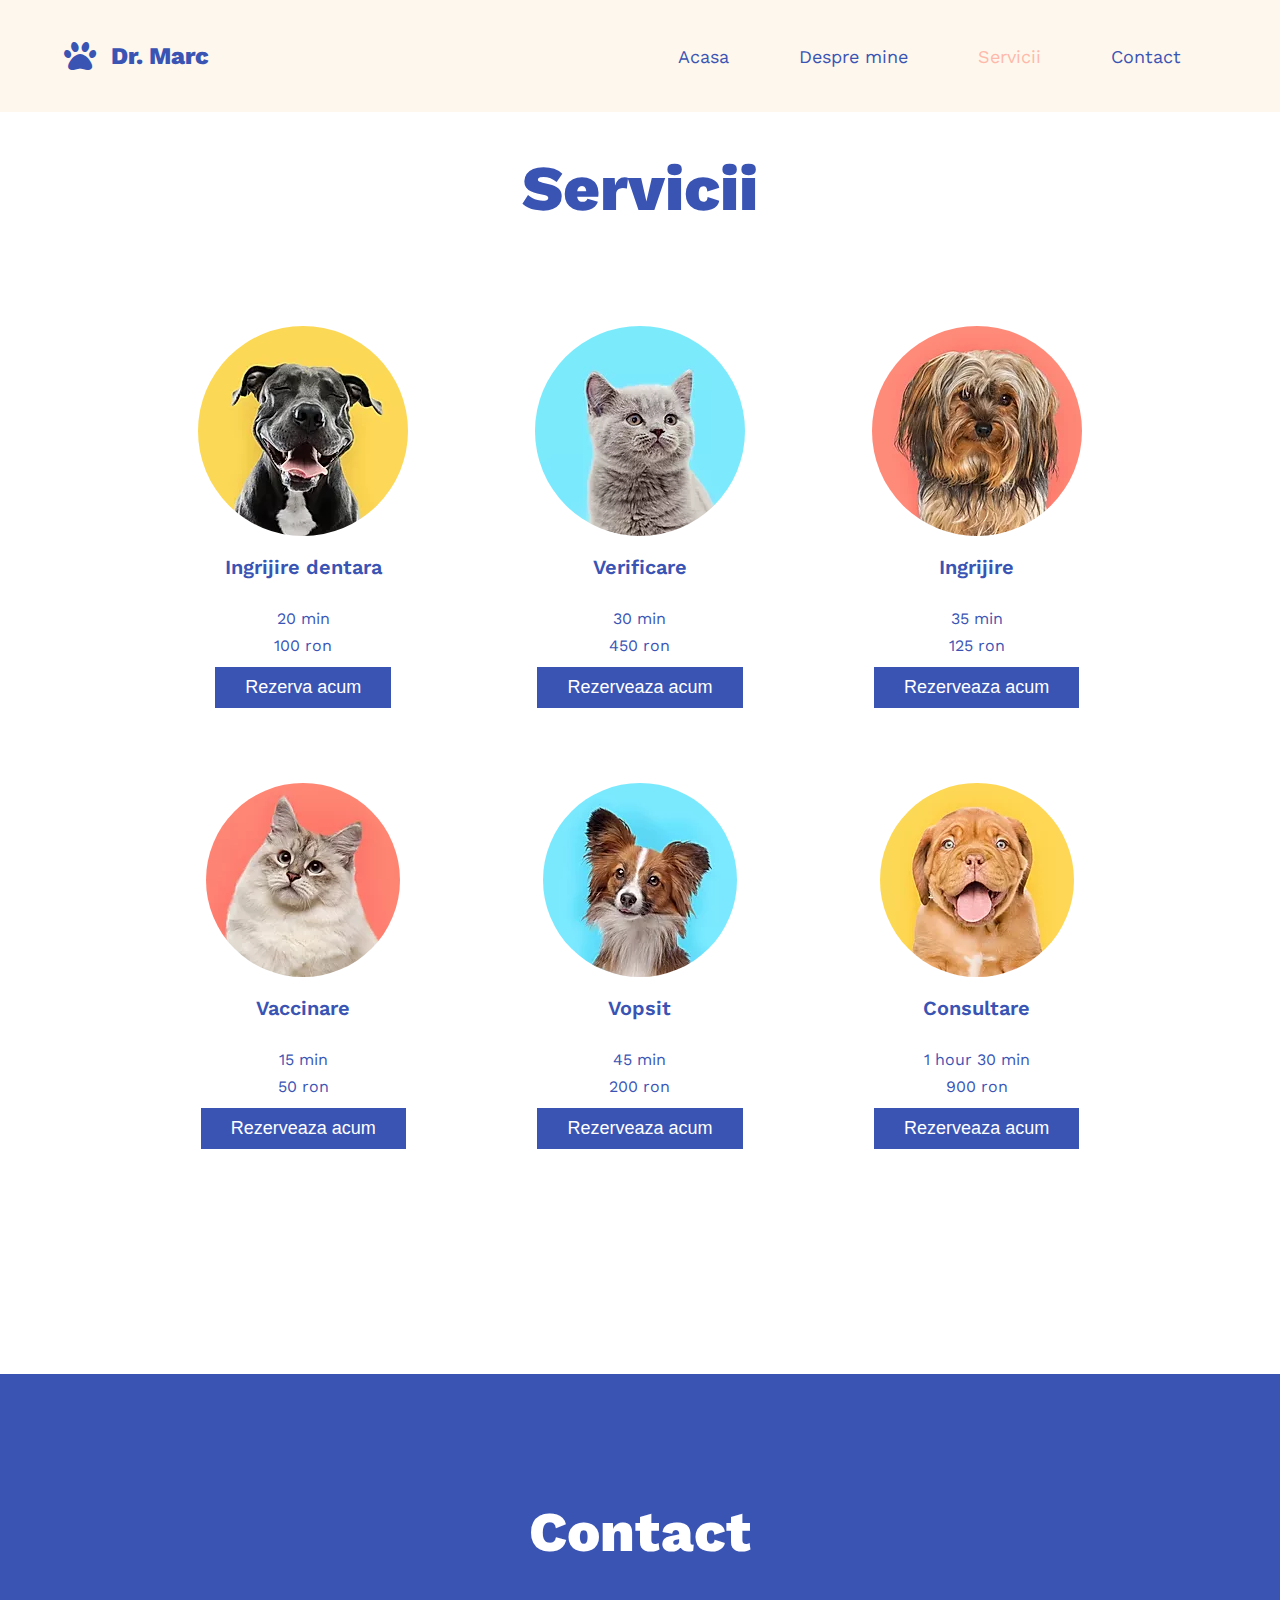
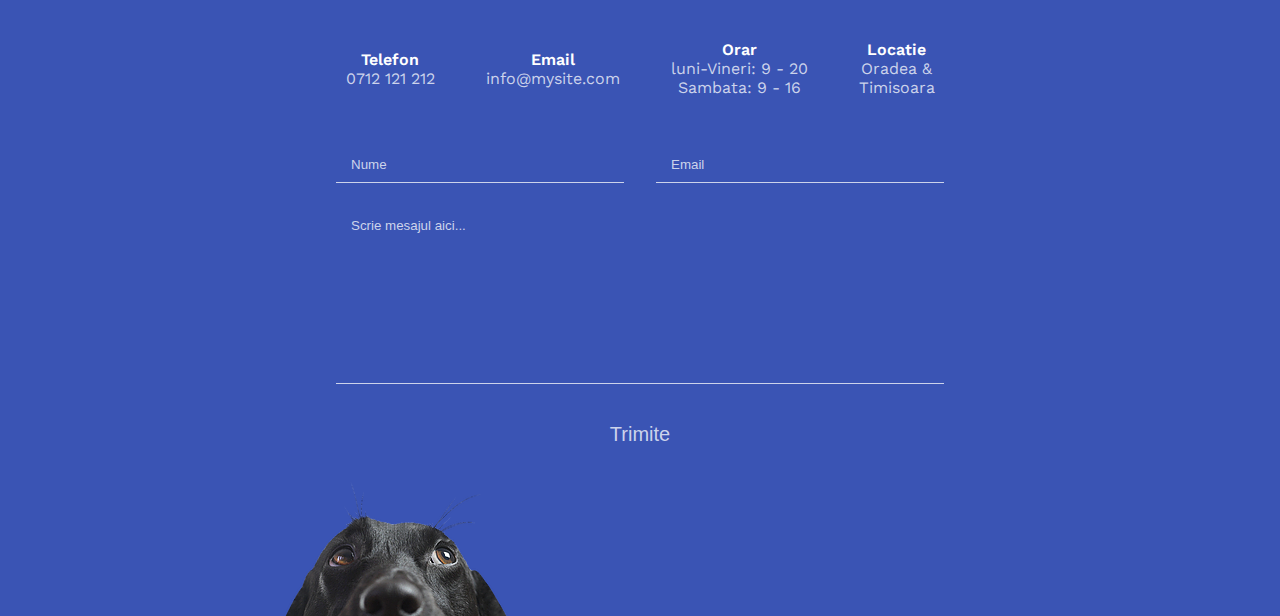
<file: Pages/Servicii.html>
<!DOCTYPE html>
<html lang="en">
  <head>
    <meta charset="UTF-8" />
    <meta name="viewport" content="width=device-width, initial-scale=1.0" />
    <meta http-equiv="X-UA-Compatible" content="ie=edge" />
    <title>Servicii</title>
    <!-- CSS links -->
    <link rel="stylesheet" href="../Style/HeaderContact.css" />
    <link rel="stylesheet" href="../Style/HomePageDesign.css" />
    <!-- JS link -->
    <script src="../Scripts/Contact.js" defer></script>
    <script src="../Scripts/Servicii.js" defer></script>
    <!-- Font Awesome link -->
    <link
      rel="stylesheet"
      href="https://cdnjs.cloudflare.com/ajax/libs/font-awesome/5.13.0/css/all.min.css"
    />
    <!-- Google Fonts link -->
    <link
      href="https://fonts.googleapis.com/css2?family=Work+Sans:wght@300;400;500;600;800&display=swap"
      rel="stylesheet"
    />
    <style>
      .services-container .newStyle {
        width: 75%;
        margin-bottom: 75px;
        justify-content: space-around;
        align-items: center;
      }
    </style>
  </head>
  <body>
    <!-- Header -->
    <div class="header-container">
      <div class="brand-container">
        <span class=""><i class="fas fa-paw fa-2x"></i></span>
        <a href="../index.html">Dr. Marc</a>
      </div>
      <div class="links-container">
        <div><a href="../index.html">Acasa</a></div>
        <div><a href="DespreMine.html">Despre mine</a></div>
        <div><a href="Servicii.html" class="active">Servicii</a></div>
        <div><a href="#">Contact</a></div>
      </div>
    </div>
    <!-- Header END -->

    <!-- Servicies Section -->
    <div class="services-container">
      <div class="title-services">
        <p>Servicii</p>
      </div>
      <div class="content-services newStyle">
        <div>
          <img src="../Images/DentalCare.jpg" alt="img" />
          <p class="title-item">Ingrijire dentara</p>
          <p>20 min</p>
          <p>100 ron</p>

          <button>Rezerva acum</button>
        </div>
        <div>
          <img src="../Images/CheckUp.jpg" alt="img" />
          <p class="title-item">Verificare</p>
          <p>30 min</p>
          <p>450 ron</p>
          <button>Rezerveaza acum</button>
        </div>
        <div>
          <img src="../Images/Grooming.jpg" alt="img" />
          <p class="title-item">Ingrijire</p>
          <p>35 min</p>
          <p>125 ron</p>
          <button>Rezerveaza acum</button>
        </div>
      </div>
      <div class="content-services newStyle">
        <div>
          <img src="../Images/Vaccination.jpg" alt="img" />
          <p class="title-item">Vaccinare</p>
          <p>15 min</p>
          <p>50 ron</p>
          <button>Rezerveaza acum</button>
        </div>
        <div>
          <img src="../Images/PainManagement.jpg" alt="img" />
          <p class="title-item">Vopsit</p>
          <p>45 min</p>
          <p>200 ron</p>
          <button>Rezerveaza acum</button>
        </div>
        <div>
          <img src="../Images/Consultaion.jpg" alt="img" />
          <p class="title-item">Consultare</p>
          <p>1 hour 30 min</p>
          <p>900 ron</p>
          <button>Rezerveaza acum</button>
        </div>
      </div>
    </div>
    <!-- Servicies Section END -->

    <!-- Contact Section -->
    <div class="Contact-container" id="Contact">
      <div>
        <p class="Contact-title">Contact</p>
      </div>
      <div class="Contact-content">
        <div class="Contact-contentDetails">
          <div>
            <p class="Contact-subtitle">Telefon</p>
            <p>0712 121 212</p>
          </div>
          <div>
            <p class="Contact-subtitle">Email</p>
            <p>info@mysite.com</p>
          </div>
          <div>
            <p class="Contact-subtitle">Orar</p>
            <p>luni-Vineri: 9 - 20</p>
            <p>Sambata: 9 - 16</p>
          </div>
          <div>
            <p class="Contact-subtitle">Locatie</p>
            <p>Oradea &</p>
            <p>Timisoara</p>
          </div>
        </div>
        <div class="Contact-contentForm">
          <form action="../Php/form.php" method="POST" class="ContactForm">
            <div class="Contact-UpInputs">
              <input type="text" name="Nume" placeholder="Nume" class="ContactForm-Name" />
              <input
                type="text"
                name="Email"
                placeholder="Email"
                class="ContactForm-Email"
              />
            </div>
            <div class="Contact-DownInput">
              <input type="text" name="Descriere" placeholder="Scrie mesajul aici..." />
            </div>
            <div class="Contact-Submit">
              <button>Trimite</button>
            </div>
          </form>
        </div>
      </div>
      <div class="Contact-img">
        <img src="../Images/ContactMe.jpg" alt="img" />
      </div>
    </div>
    <!-- Contact Section END -->

  </body>
</html>
</file>
<file: Style/HeaderContact.css>
/* 
    Font Links
    font-family: 'Work Sans', sans-serif;
*/

/* Header and Contact CSS file */
* {
  margin: 0;
  padding: 0;
  box-sizing: border-box;
}

html {
  scroll-behavior: smooth;
}

.header-container {
  width: 100%;
  height: auto;
  background-color: #fef7ed;
  display: flex;
  justify-content: center;
  align-items: center;
  padding: 40px 0;
  font-family: 'Work Sans', sans-serif;
  position: fixed;
  top: 0;
  left: 0;
}

.header-container .brand-container {
  width: 20%;
  display: flex;
  justify-content: flex-start;
  align-items: center;
}

.header-container .brand-container a {
  font-size: 1.5rem;
  color: #3a54b4;
  font-weight: 800;
  text-decoration: none;
  padding-left: 15px;
}

.header-container .links-container {
  width: 70%;
  display: flex;
  justify-content: flex-end;
  align-items: center;
}

.header-container .links-container div a {
  font-size: 18px;
  color: #3a54b4;
  padding: 0px 25px;
  margin: 0 10px;
  text-decoration: none;
}

.active {
  color: #ffb9aa;
}

.header-container .links-container .active {
  color: #ffb9aa;
}

.header-container .brand-container span {
  color: #3a54b4;
}

/* Contact */
.Contact-container {
  height: auto;
  color: #fff;
  font-family: 'Work Sans', sans-serif;
  padding-top: 125px;
  background-color: #3a54b4;
  display: flex;
  flex-direction: column;
  justify-content: center;
  align-items: center;
}

.Contact-container div .Contact-title {
  font-size: 3.5rem;
  font-weight: 800;
  padding-bottom: 75px;
}

.Contact-container .Contact-content {
  width: 50%;
  display: flex;
  flex-direction: column;
  justify-content: center;
  align-items: center;
}

.Contact-container .Contact-content .Contact-contentDetails {
  width: 100%;
  text-align: center;
  display: flex;
  justify-content: space-around;
  align-items: center;
}

.Contact-container .Contact-content .Contact-contentDetails .Contact-subtitle {
  color: #fff;
  font-weight: 600;
}

.Contact-container .Contact-content .Contact-contentDetails p {
  color: #ccd3eb;
}

.Contact-container .Contact-content .Contact-contentForm {
  width: 100%;
}

.Contact-container .Contact-content .Contact-contentForm .ContactForm {
  margin-top: 50px;
  display: flex;
  flex-direction: column;
  justify-content: center;
  align-items: center;
}

.Contact-contentForm .ContactForm .Contact-UpInputs input {
  width: 45%;
  color: #ccd3eb;
  outline: none;
  border: none;
  border-bottom: 1px solid #ccd3eb;
  background-color: #3a54b4;
  margin-bottom: 25px;
  padding: 10px 0 10px 15px;
}

.Contact-contentForm .ContactForm .Contact-UpInputs {
  width: 100%;
  display: flex;
  justify-content: space-around;
}

.Contact-contentForm .ContactForm .Contact-DownInput {
  width: 95%;
}

.Contact-contentForm .ContactForm .Contact-DownInput input {
  width: 100%;
  color: #ccd3eb;
  outline: none;
  border: none;
  border-bottom: 1px solid #ccd3eb;
  background-color: #3a54b4;
  margin-bottom: 25px;
  padding: 10px 0 150px 15px;
}

.Contact-container
  .Contact-content
  .Contact-contentForm
  .ContactForm
  input::placeholder {
  color: #ccd3eb;
}

.Contact-container
  .Contact-content
  .Contact-contentForm
  .ContactForm
  input:hover::placeholder {
  color: #fff;
}

.Contact-container
  .Contact-content
  .Contact-contentForm
  .ContactForm
  input:hover {
  color: #fff;
  border-bottom-color: #fff;
}

.Contact-contentForm .ContactForm .Contact-Submit {
  width: 100%;
  height: 50px;
  display: flex;
  justify-content: center;
}

.Contact-contentForm .ContactForm .Contact-Submit button {
  width: 95%;
  font-size: 20px;
  color: #ccd3eb;
  background-color: #3a54b4;
  border: none;
  cursor: pointer;
}

.Contact-contentForm .ContactForm .Contact-Submit button:hover {
  background-color: #7787c7;
}

.Contact-container .Contact-img {
  width: 63%;
  align-self: flex-start;
  display: flex;
  justify-content: center;
}

.header-container .links-container .active-link {
  color: #ffb9aa;
}

/* Contact END*/
</file>
<file: Style/HomePageDesign.css>
/* HomePage CSS */

/* PetCare Section */
.petCare-container {
  height: auto;
  color: #3a54b4;
  background-color: #fef7ed;
  font-family: 'Work Sans', sans-serif;
  display: flex;
  justify-content: center;
  align-items: center;
}

.petCare-container .petCare-information {
  width: 80%;
  display: flex;
  justify-content: center;
  align-items: center;
  margin: 225px 0 125px 0;
}

.petCare-container .petCare-information div:first-child {
  margin-right: 80px;
}

.petCare-container .petCare-information div h2 {
  font-size: 7rem;
  line-height: 100%;
  font-weight: 700;
}

.petCare-container .petCare-information div p {
  font-size: 28px;
  font-weight: 300;
  padding: 25px 0;
}

.petCare-container .petCare-information div button {
  text-transform: uppercase;
  color: #fff;
  background-color: #3a54b4;
  outline: none;
  border: none;
  padding: 12px 35px;
}

.petCare-container .petCare-information div button:hover {
  opacity: 0.5;
}

.petCare-container .petCare-information div img {
  border-radius: 50%;
}
/* PetCare Section END */

/* About Me Section */
.aboutMe-container {
  height: auto;
  margin: 100px 0;
  display: flex;
  justify-content: center;
  align-items: center;
}

.aboutMe-container div img {
  border-radius: 50%;
}

.aboutMe-container .content-aboutMe {
  width: 30%;
  color: #3a54b4;
  font-family: 'Work Sans', sans-serif;
  margin-left: 100px;
  font-weight: 300;
}

.aboutMe-container .content-aboutMe p:first-child {
  font-size: 4rem;
  line-height: 0;
  font-weight: 600;
}

.aboutMe-container .content-aboutMe p {
  padding: 20px 100px 50px 0;
  word-spacing: 2px;
  line-height: 1.5rem;
}

.aboutMe-container .content-aboutMe button {
  font-size: 18px;
  color: #fff;
  padding: 10px 25px;
  background-color: #3a54b4;
  border: none;
  cursor: pointer;
}
/* About Me Section END */

/* Services Section */
.services-container {
  height: auto;
  color: #3a54b4;
  font-family: 'Work Sans', sans-serif;
  margin: 150px 0;
  display: flex;
  flex-direction: column;
  justify-content: center;
  align-items: center;
}

.services-container .title-services {
  font-size: 4rem;
  font-weight: 800;
  margin-bottom: 100px;
}

.services-container .content-services {
  width: 100%;
  height: auto;
  display: flex;
  justify-content: center;
  align-items: center;
}

.services-container .content-services div:nth-child(2) {
  margin: 0 50px;
}

.services-container .content-services div {
  display: flex;
  flex-direction: column;
  justify-content: center;
  align-items: center;
}

.services-container .content-services div img {
  border-radius: 50%;
}

.services-container .content-services div .title-item {
  font-size: 20px;
  font-weight: 600;
  padding: 25px 0 25px 0;
}

.services-container .content-services div p {
  width: 75%;
  text-align: center;
  line-height: 0.75rem;
  margin-bottom: 15px;
}

.services-container .content-services button {
  font-size: 18px;
  font-weight: 300;
  background-color: #3a54b4;
  color: #fff;
  padding: 10px 30px;
  border: none;
  cursor: pointer;
}
/* Services Section END */

/* LoveMyClients Section */
.loveMyClients-container {
  height: auto;
  margin: 100px 0;
  display: flex;
  flex-direction: column;
  justify-content: center;
  align-items: center;
}

.loveMyClients-container .title-loveMyClients p {
  font-size: 3rem;
  font-family: 'Work Sans', sans-serif;
  font-weight: 800;
  color: #3a54b4;
  margin-bottom: 50px;
}

.loveMyClients-container .photos-loveMyClients {
  width: 90%;
  display: flex;
  flex-wrap: wrap;
  justify-content: space-between;
  align-items: center;
}

.loveMyClients-container .photos-loveMyClients img {
  width: 32.5%;
  height: 32%;
  margin-top: 20px;
}
/* LoveMyClients Section END */

/* PetOwnsers Section */
.PetOwners-container {
  height: auto;
  margin: 50px 0 100px 0;
  color: #3a54b4;
  font-family: 'Work Sans', sans-serif;
  display: flex;
  flex-direction: column;
  justify-content: center;
  align-items: center;
}

.PetOwners-container .PetOwners-title p {
  font-size: 3.5rem;
  font-weight: 800;
  letter-spacing: -1px;
  margin-bottom: 100px;
}

.PetOwners-container .PetOwners-content {
  width: 65%;
  height: auto;
  text-align: center;
  display: flex;
  justify-content: space-around;
  align-items: center;
}

.PetOwners-container .PetOwners-content div {
  width: 25%;
}

.PetOwners-container .PetOwners-content div .ContentTitle-PetOwners {
  font-size: 26px;
  font-weight: 600;
  color: #3a54b4;
  padding: 0;
}

.PetOwners-container .PetOwners-content div p {
  font-size: 14px;
  color: #767cbf;
  padding: 25px 0;
}

.PetOwners-container .PetOwners-content div .PetOwners-writer {
  font-size: 16px;
  color: #3a54b4;
  font-weight: 600;
}
/* PetOwnsers Section END */
</file>
<file: Style/AboutMeDesign.css>
/* AboutMe Section */
.aboutMe-containerPage {
  width: 100%;
  height: auto;
  margin: 200px 0 100px 0;
  font-family: 'Work Sans', sans-serif;
  display: flex;
  flex-direction: column;
  justify-content: center;
  align-self: center;
}

.aboutMe-containerPage .aboutMe-Title {
  font-size: 4rem;
  color: #3a54b4;
  font-weight: 800;
  display: flex;
  justify-content: center;
}

.aboutMe-containerPage .content-AboutMe {
  margin-top: 100px;
  display: flex;
  justify-content: center;
  align-items: center;
}

.aboutMe-containerPage .content-AboutMe img {
  border-radius: 50%;
}

.aboutMe-containerPage .content-AboutMe .NewContent-aboutMe {
  width: 20%;
  margin-left: 100px;
}

.aboutMe-containerPage .content-AboutMe .NewContent-aboutMe p:first-child {
  font-size: 22px;
  color: #3a54b4;
  font-weight: 600;
  margin-bottom: 25px;
}

.aboutMe-containerPage .content-AboutMe .NewContent-aboutMe p {
  color: #8898d1;
  line-height: 1.75rem;
}

.aboutMe-containerPage .content-AboutMe:last-child {
  flex-direction: row-reverse;
}

.aboutMe-containerPage .LastAboutMe {
  margin: 0 100px 0 0;
}
/* AboutMe Section END */
</file>
